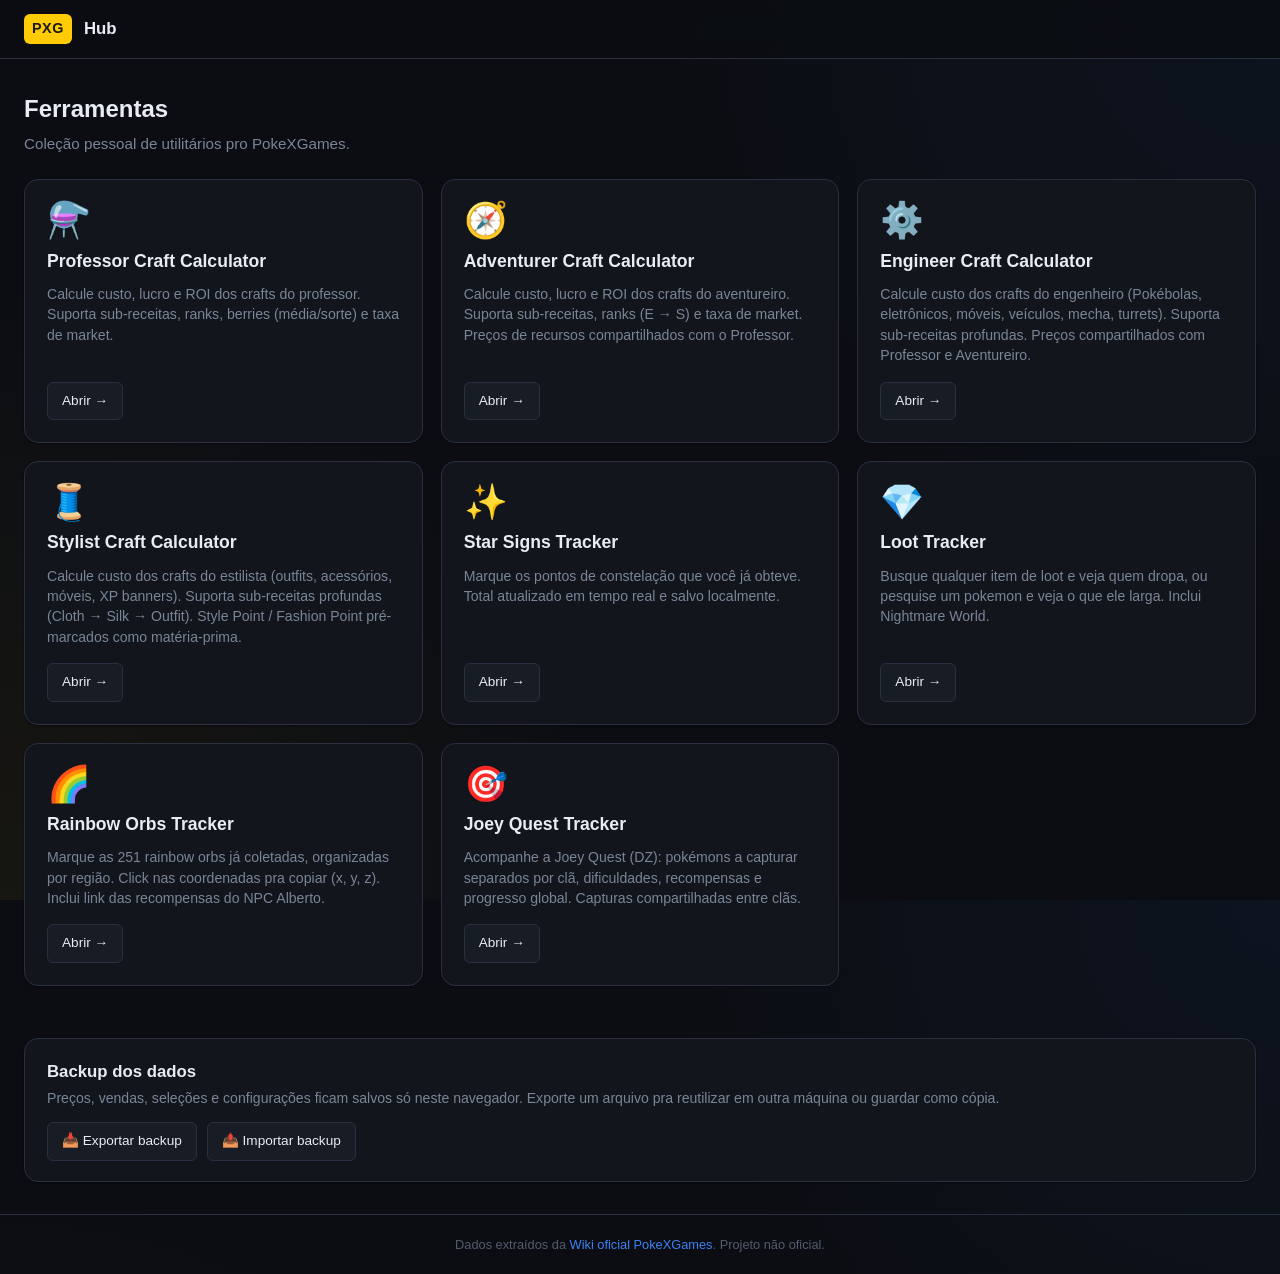
<file: index.html>
<!DOCTYPE html>
<html lang="pt-BR">
<head>
  <meta charset="UTF-8" />
  <meta name="viewport" content="width=device-width, initial-scale=1.0" />
  <title>PXG Hub</title>
  <link rel="stylesheet" href="style.css" />
</head>
<body class="page-hub">
  <header class="topbar">
    <div class="topbar-inner">
      <h1 class="logo">
        <span class="logo-mark">PXG</span>
        <span class="logo-text">Hub</span>
      </h1>
    </div>
  </header>

  <main class="hub-main">
    <section class="hub-intro">
      <h2>Ferramentas</h2>
      <p>Coleção pessoal de utilitários pro PokeXGames.</p>
    </section>

    <section class="hub-grid">
      <a class="tool-card" href="craft.html">
        <div class="tool-icon" aria-hidden="true">⚗️</div>
        <h3 class="tool-title">Professor Craft Calculator</h3>
        <p class="tool-desc">
          Calcule custo, lucro e ROI dos crafts do professor.
          Suporta sub-receitas, ranks, berries (média/sorte) e taxa de market.
        </p>
        <span class="tool-cta btn">Abrir →</span>
      </a>

      <a class="tool-card" href="adventurer.html">
        <div class="tool-icon" aria-hidden="true">🧭</div>
        <h3 class="tool-title">Adventurer Craft Calculator</h3>
        <p class="tool-desc">
          Calcule custo, lucro e ROI dos crafts do aventureiro.
          Suporta sub-receitas, ranks (E → S) e taxa de market.
          Preços de recursos compartilhados com o Professor.
        </p>
        <span class="tool-cta btn">Abrir →</span>
      </a>

      <a class="tool-card" href="engineer.html">
        <div class="tool-icon" aria-hidden="true">⚙️</div>
        <h3 class="tool-title">Engineer Craft Calculator</h3>
        <p class="tool-desc">
          Calcule custo dos crafts do engenheiro (Pokébolas, eletrônicos,
          móveis, veículos, mecha, turrets). Suporta sub-receitas
          profundas. Preços compartilhados com Professor e Aventureiro.
        </p>
        <span class="tool-cta btn">Abrir →</span>
      </a>

      <a class="tool-card" href="stylist.html">
        <div class="tool-icon" aria-hidden="true">🧵</div>
        <h3 class="tool-title">Stylist Craft Calculator</h3>
        <p class="tool-desc">
          Calcule custo dos crafts do estilista (outfits, acessórios,
          móveis, XP banners). Suporta sub-receitas profundas
          (Cloth → Silk → Outfit). Style Point / Fashion Point
          pré-marcados como matéria-prima.
        </p>
        <span class="tool-cta btn">Abrir →</span>
      </a>

      <a class="tool-card" href="star-signs.html">
        <div class="tool-icon" aria-hidden="true">✨</div>
        <h3 class="tool-title">Star Signs Tracker</h3>
        <p class="tool-desc">
          Marque os pontos de constelação que você já obteve.
          Total atualizado em tempo real e salvo localmente.
        </p>
        <span class="tool-cta btn">Abrir →</span>
      </a>

      <a class="tool-card" href="loot.html">
        <div class="tool-icon" aria-hidden="true">💎</div>
        <h3 class="tool-title">Loot Tracker</h3>
        <p class="tool-desc">
          Busque qualquer item de loot e veja quem dropa, ou pesquise
          um pokemon e veja o que ele larga. Inclui Nightmare World.
        </p>
        <span class="tool-cta btn">Abrir →</span>
      </a>

      <a class="tool-card" href="rainbow-orbs.html">
        <div class="tool-icon" aria-hidden="true">🌈</div>
        <h3 class="tool-title">Rainbow Orbs Tracker</h3>
        <p class="tool-desc">
          Marque as 251 rainbow orbs já coletadas, organizadas por região.
          Click nas coordenadas pra copiar (x, y, z). Inclui link das
          recompensas do NPC Alberto.
        </p>
        <span class="tool-cta btn">Abrir →</span>
      </a>

      <a class="tool-card" href="joey-quest.html">
        <div class="tool-icon" aria-hidden="true">🎯</div>
        <h3 class="tool-title">Joey Quest Tracker</h3>
        <p class="tool-desc">
          Acompanhe a Joey Quest (DZ): pokémons a capturar separados por clã,
          dificuldades, recompensas e progresso global. Capturas
          compartilhadas entre clãs.
        </p>
        <span class="tool-cta btn">Abrir →</span>
      </a>
    </section>

    <section class="hub-backup" aria-label="Backup">
      <div class="hub-backup-head">
        <h3>Backup dos dados</h3>
        <p class="hub-backup-sub">
          Preços, vendas, seleções e configurações ficam salvos só neste navegador.
          Exporte um arquivo pra reutilizar em outra máquina ou guardar como cópia.
        </p>
      </div>
      <div class="hub-backup-actions">
        <button id="btnExport" type="button" class="btn">📥 Exportar backup</button>
        <label class="btn btn-file-import" for="fileImport">
          <span>📤 Importar backup</span>
          <input id="fileImport" type="file" accept="application/json,.json" hidden />
        </label>
        <span id="backupStatus" class="hub-backup-status" role="status" aria-live="polite"></span>
      </div>
    </section>
  </main>

  <footer class="footer">
    <p>
      Dados extraídos da
      <a href="https://wiki.pokexgames.com/" target="_blank" rel="noopener noreferrer">Wiki oficial PokeXGames</a>.
      Projeto não oficial.
    </p>
  </footer>

  <script src="backup.js"></script>
  <script>
    (function () {
      "use strict";
      const status = document.getElementById("backupStatus");
      function setStatus(msg, isError) {
        if (!status) return;
        status.textContent = msg;
        status.classList.toggle("is-error", !!isError);
        if (msg) {
          clearTimeout(setStatus._t);
          setStatus._t = setTimeout(() => { status.textContent = ""; status.classList.remove("is-error"); }, 6000);
        }
      }
      document.getElementById("btnExport").addEventListener("click", () => {
        try {
          const n = PxgBackup.exportBackup();
          setStatus(`Backup gerado (${n} chave(s)).`);
        } catch (e) {
          console.error(e);
          setStatus("Falha ao gerar backup: " + e.message, true);
        }
      });
      document.getElementById("fileImport").addEventListener("change", async (ev) => {
        const file = ev.target.files && ev.target.files[0];
        if (!file) return;
        const mode = confirm(
          "Importar backup:\n\n" +
          "OK → MESCLAR (mantém valores locais e completa só o que está vazio).\n" +
          "Cancelar → SUBSTITUIR (sobrescreve tudo com o backup)."
        ) ? "merge" : "replace";
        try {
          const n = await PxgBackup.importFromFile(file, mode);
          setStatus(`Backup importado (${mode}, ${n} chave(s)). Recarregue as páginas pra ver.`);
        } catch (e) {
          console.error(e);
          setStatus("Falha ao importar: " + e.message, true);
        } finally {
          ev.target.value = "";
        }
      });
    })();
  </script>
</body>
</html>
</file>
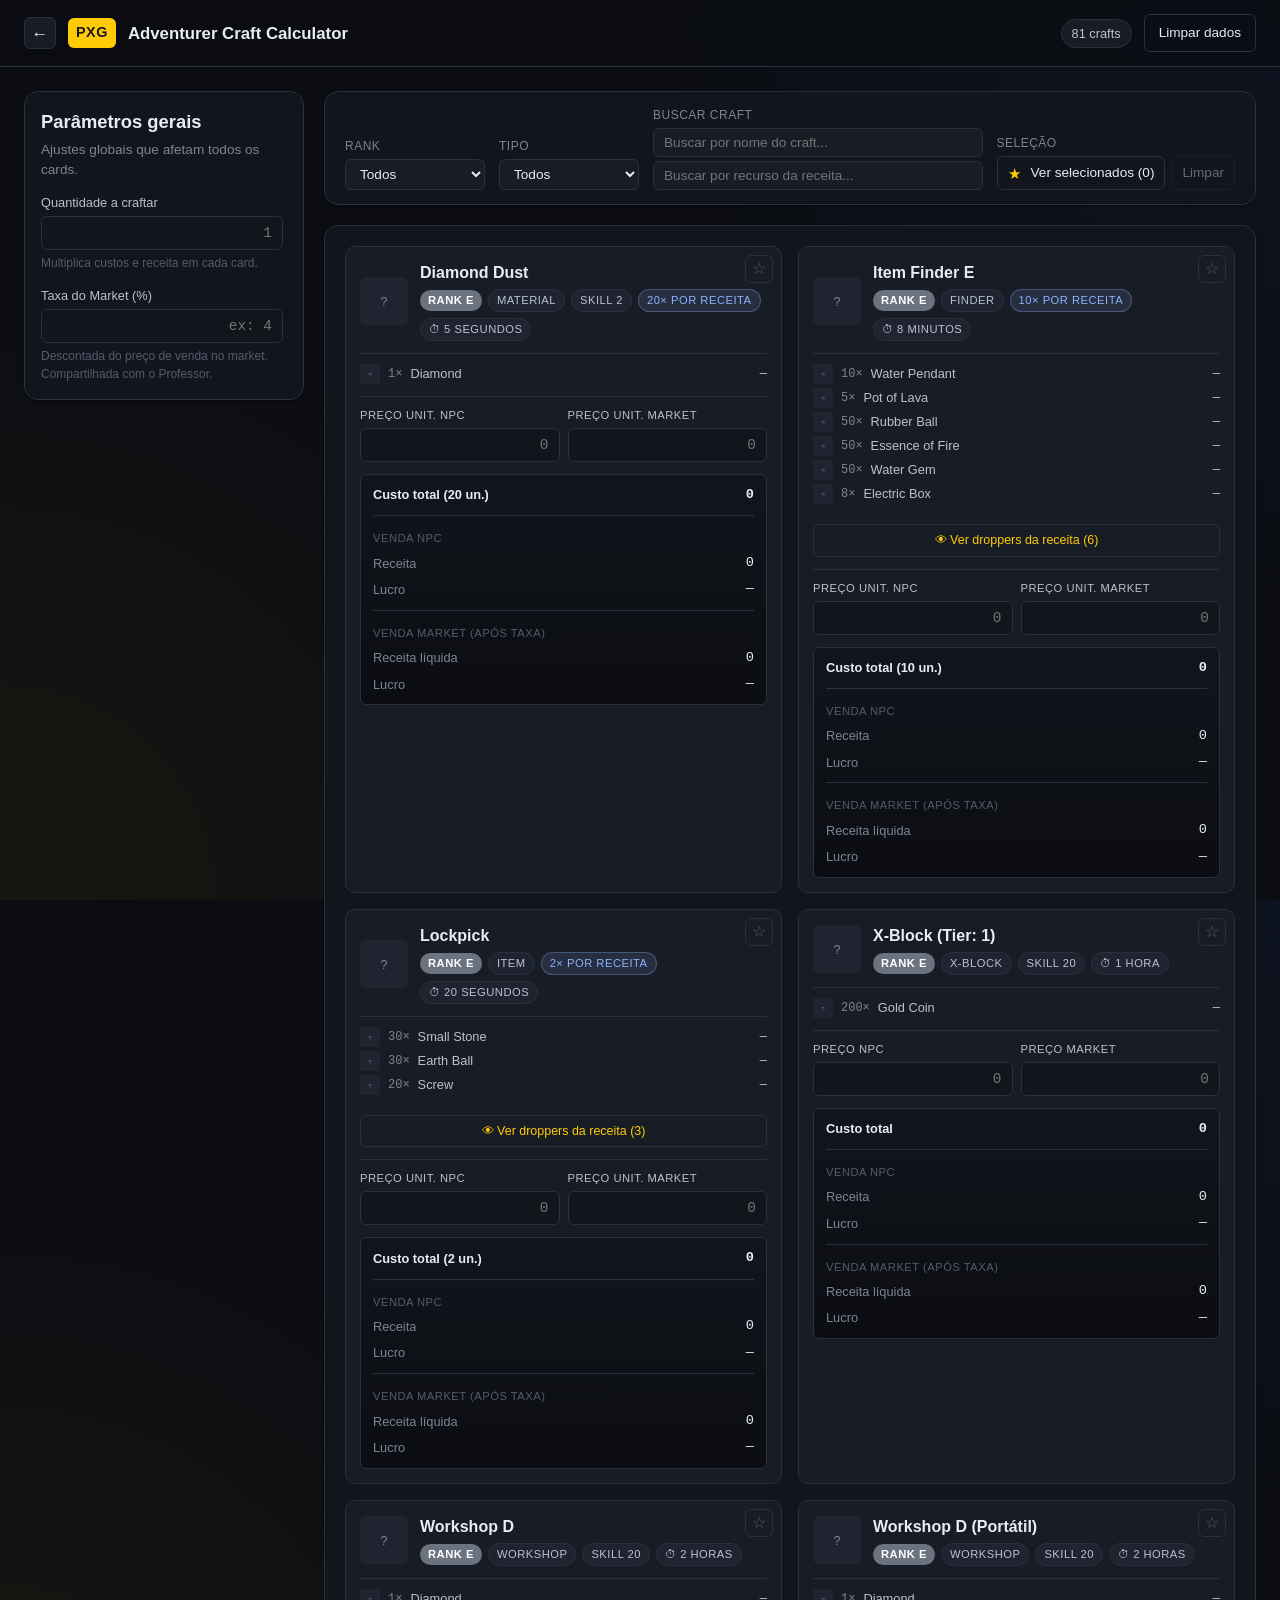
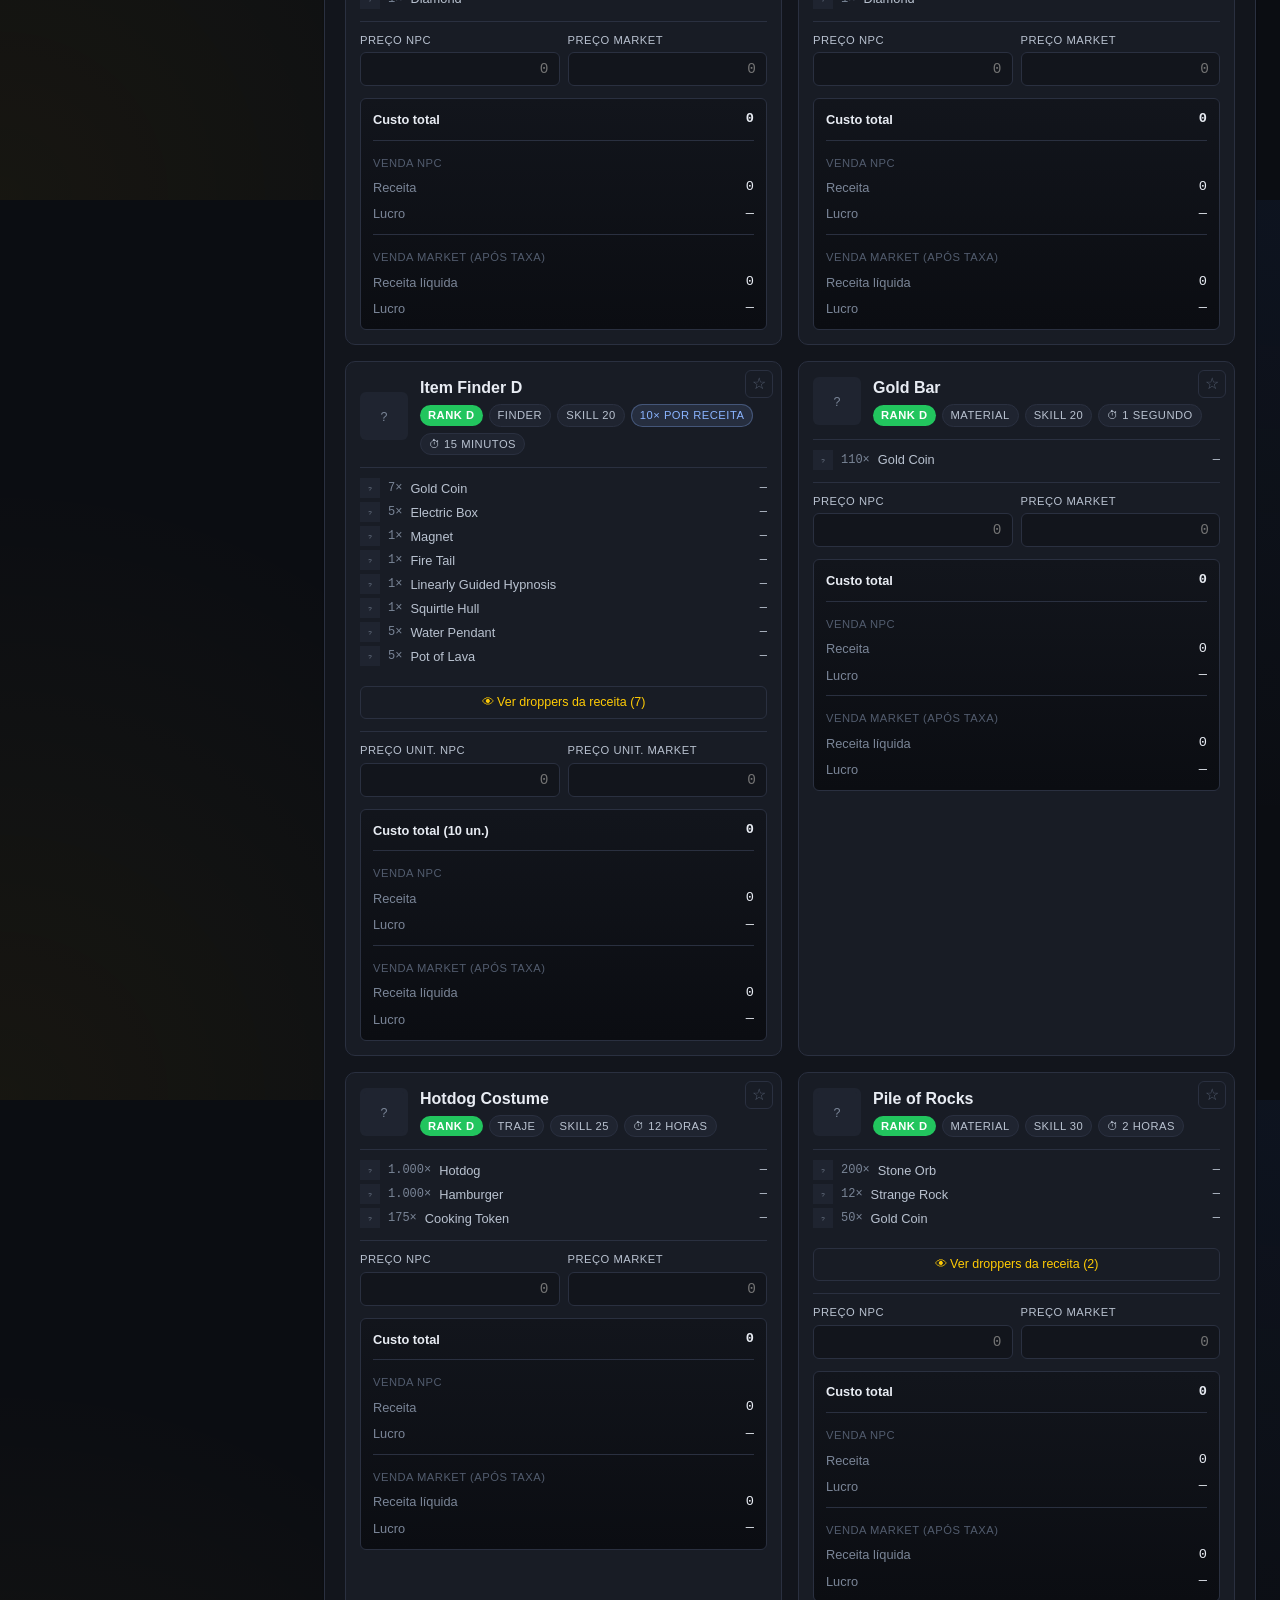
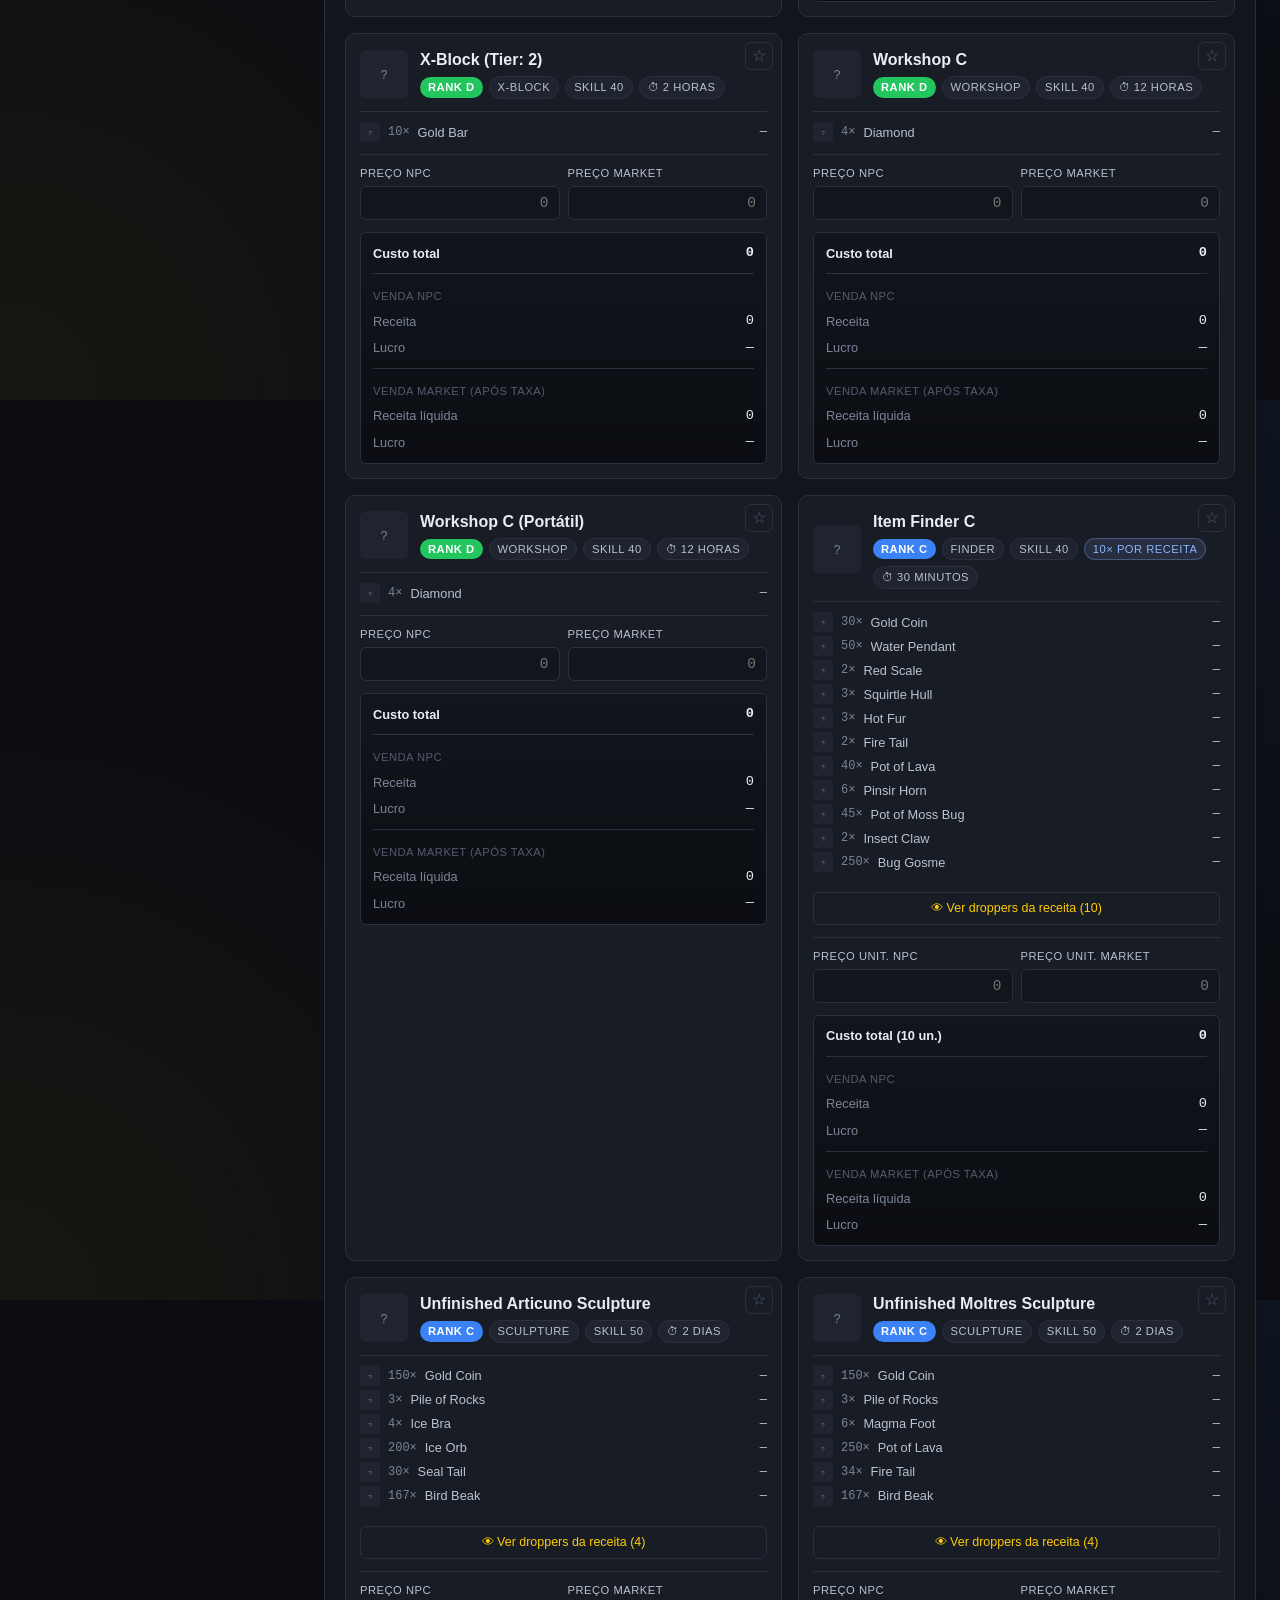
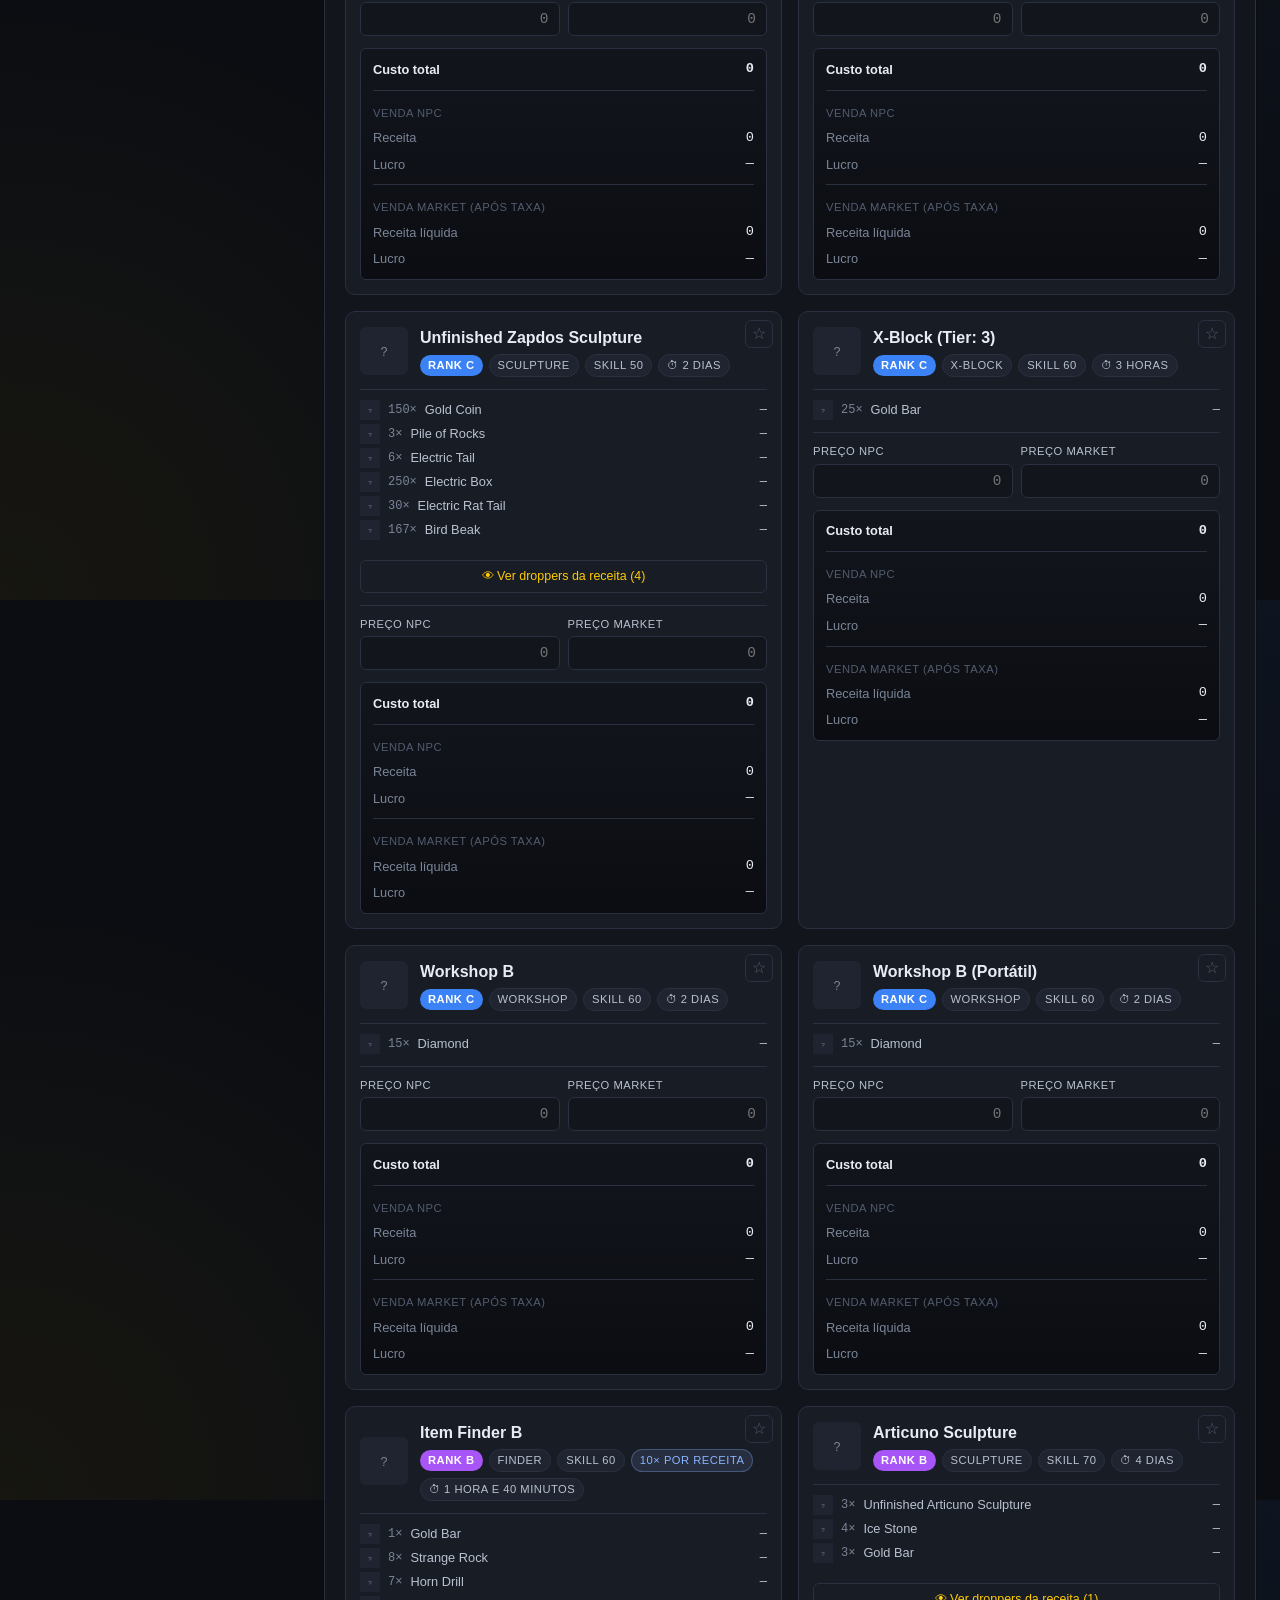
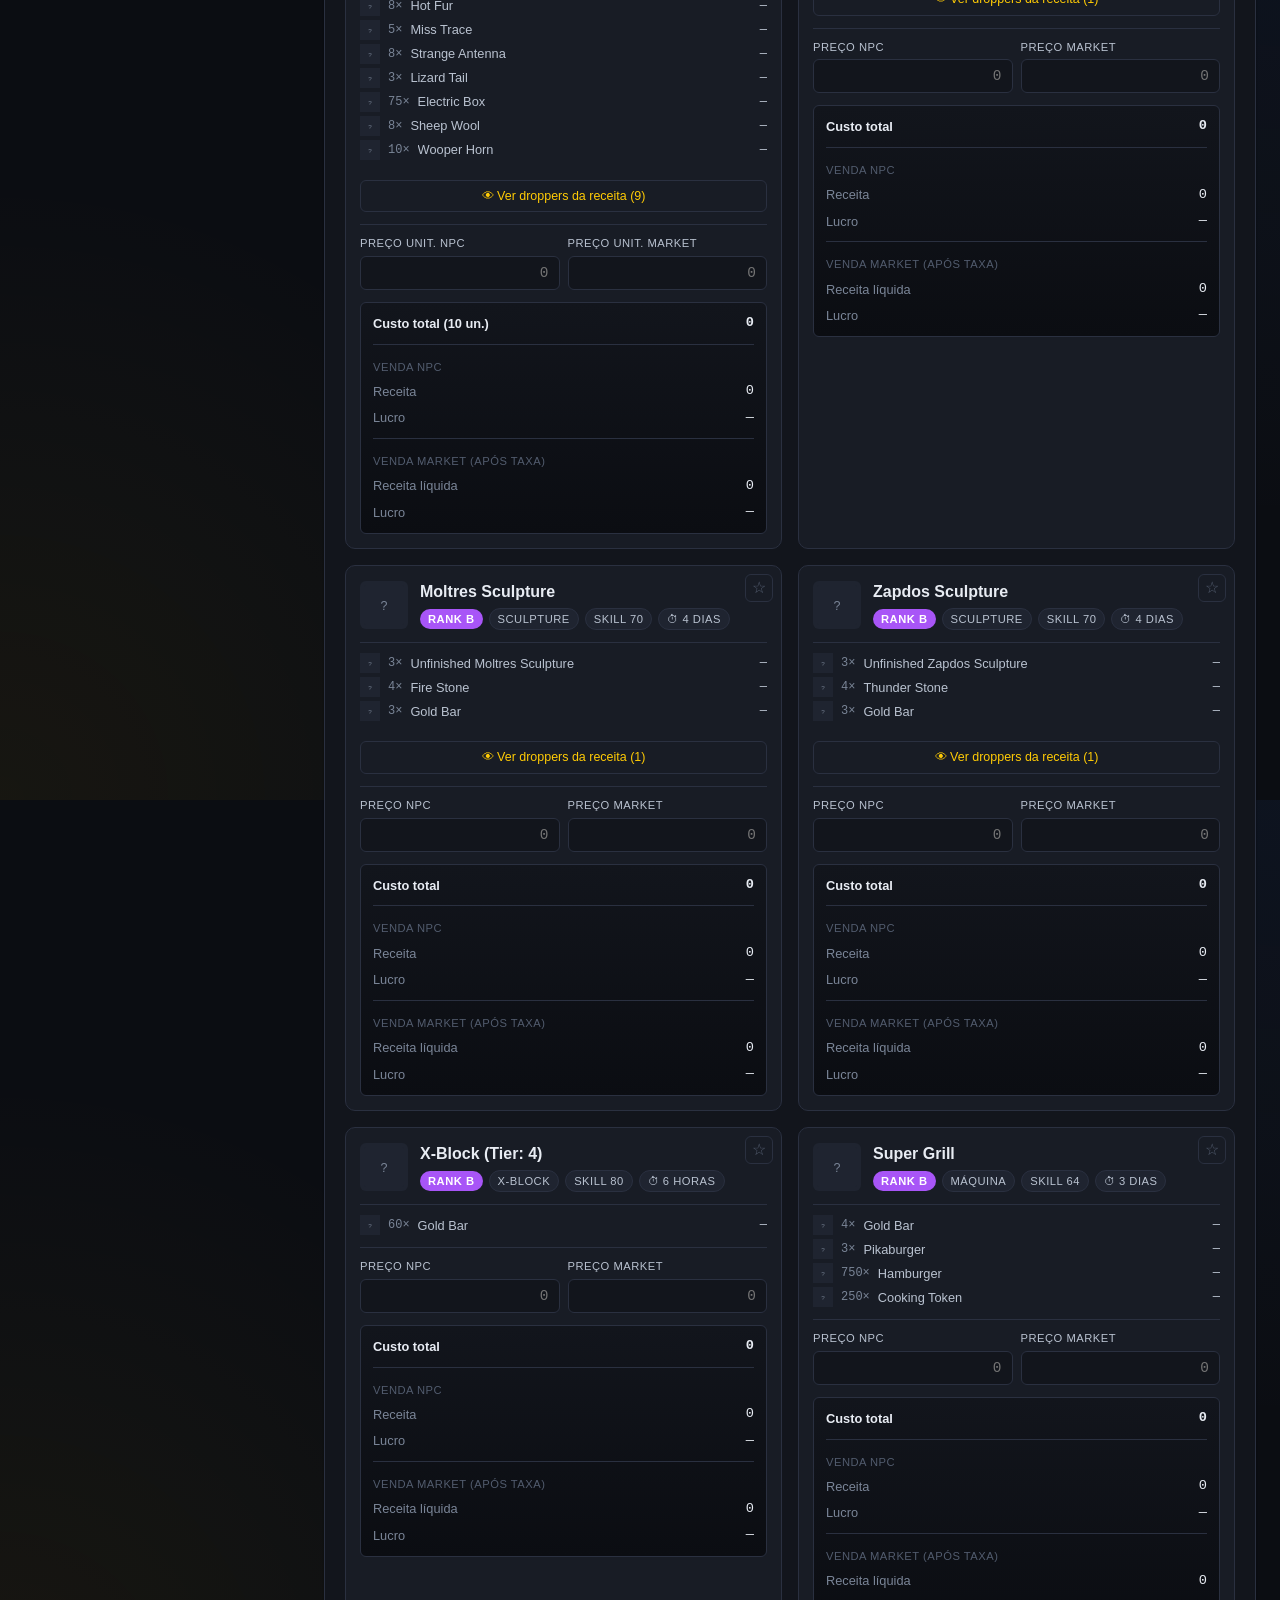
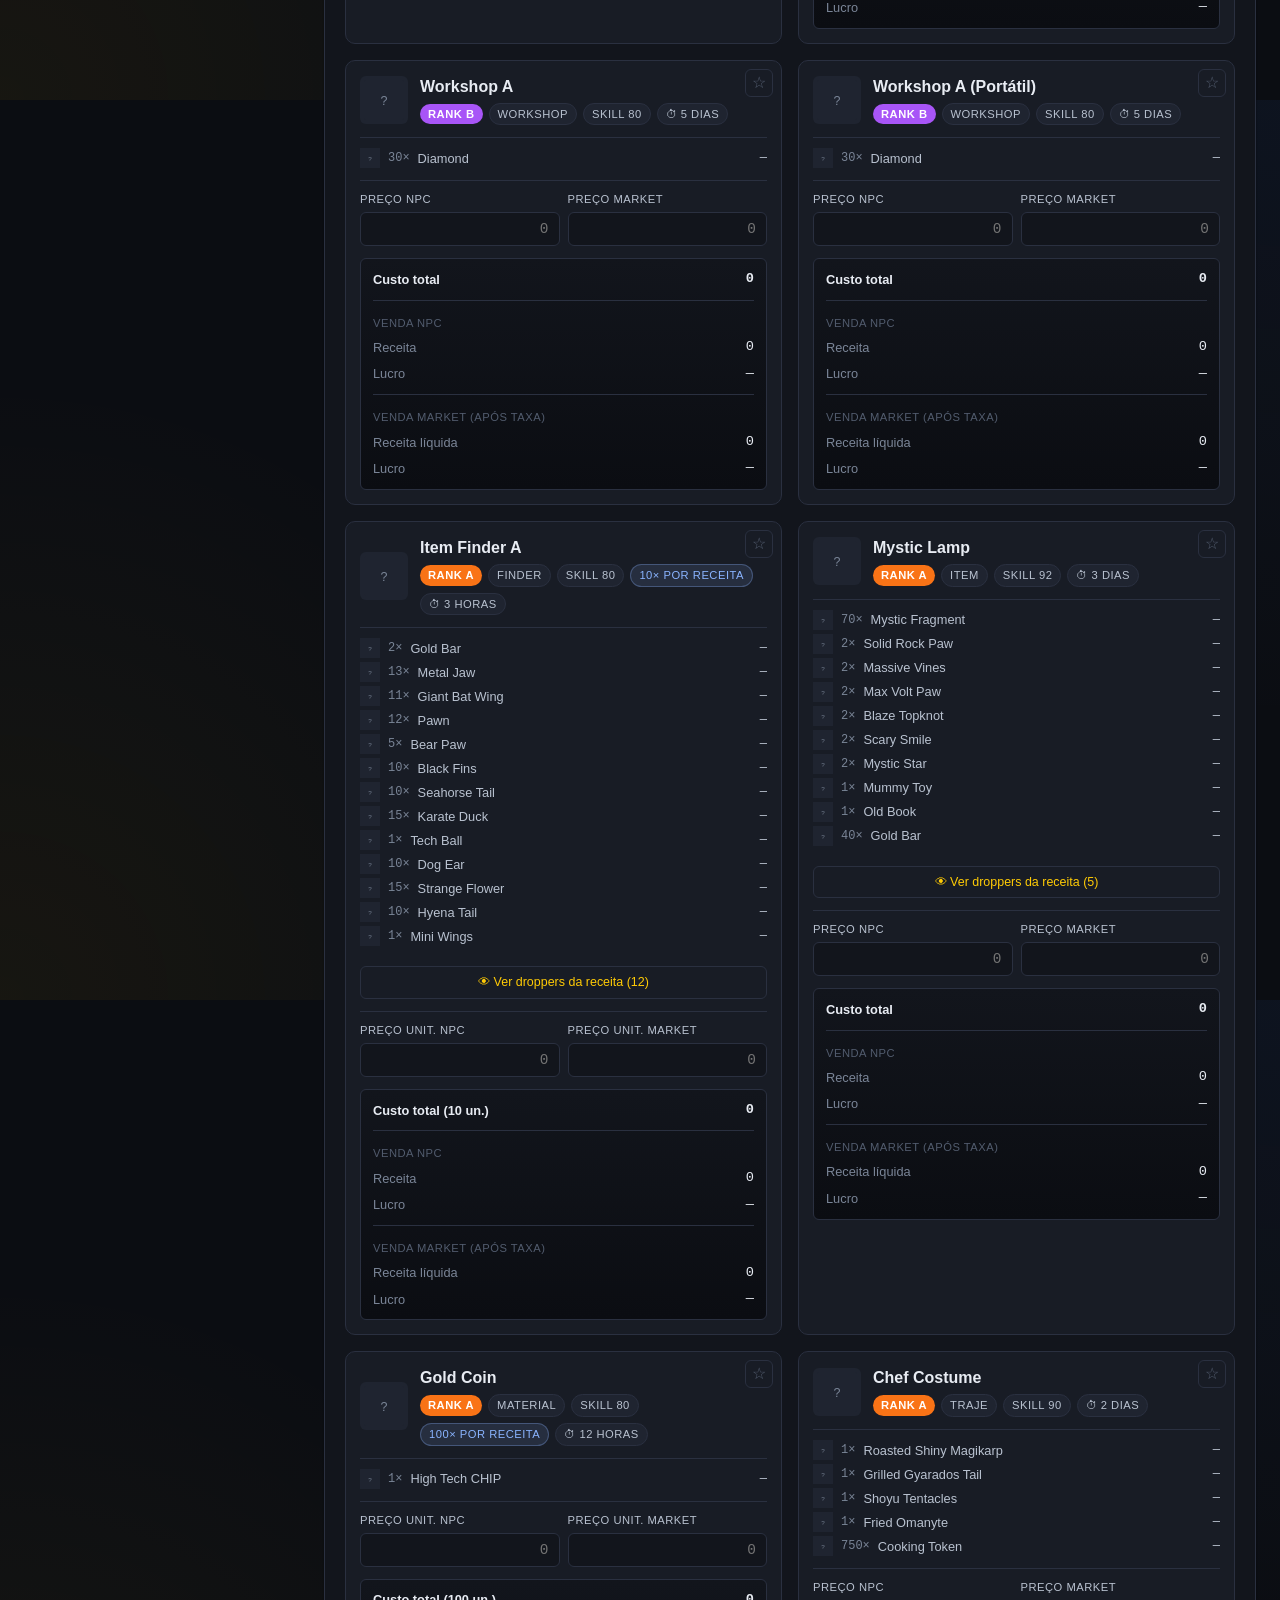
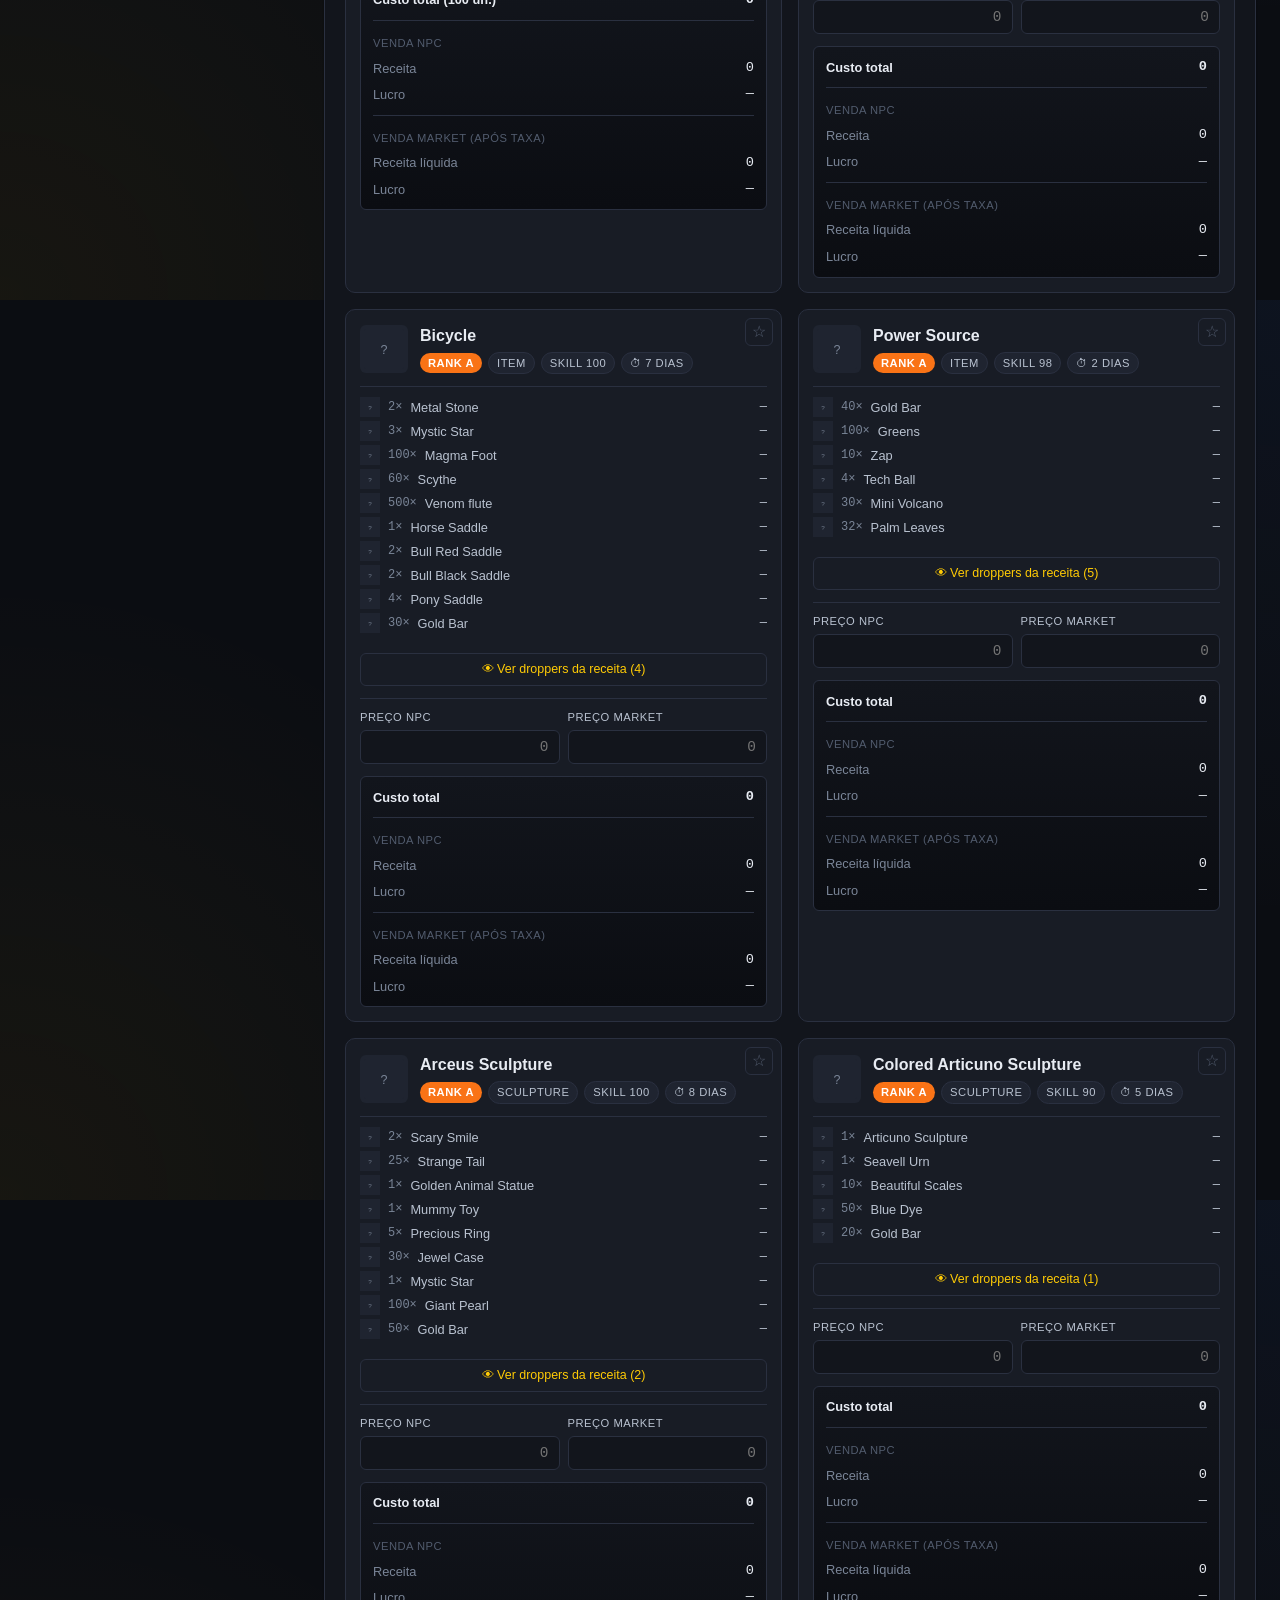
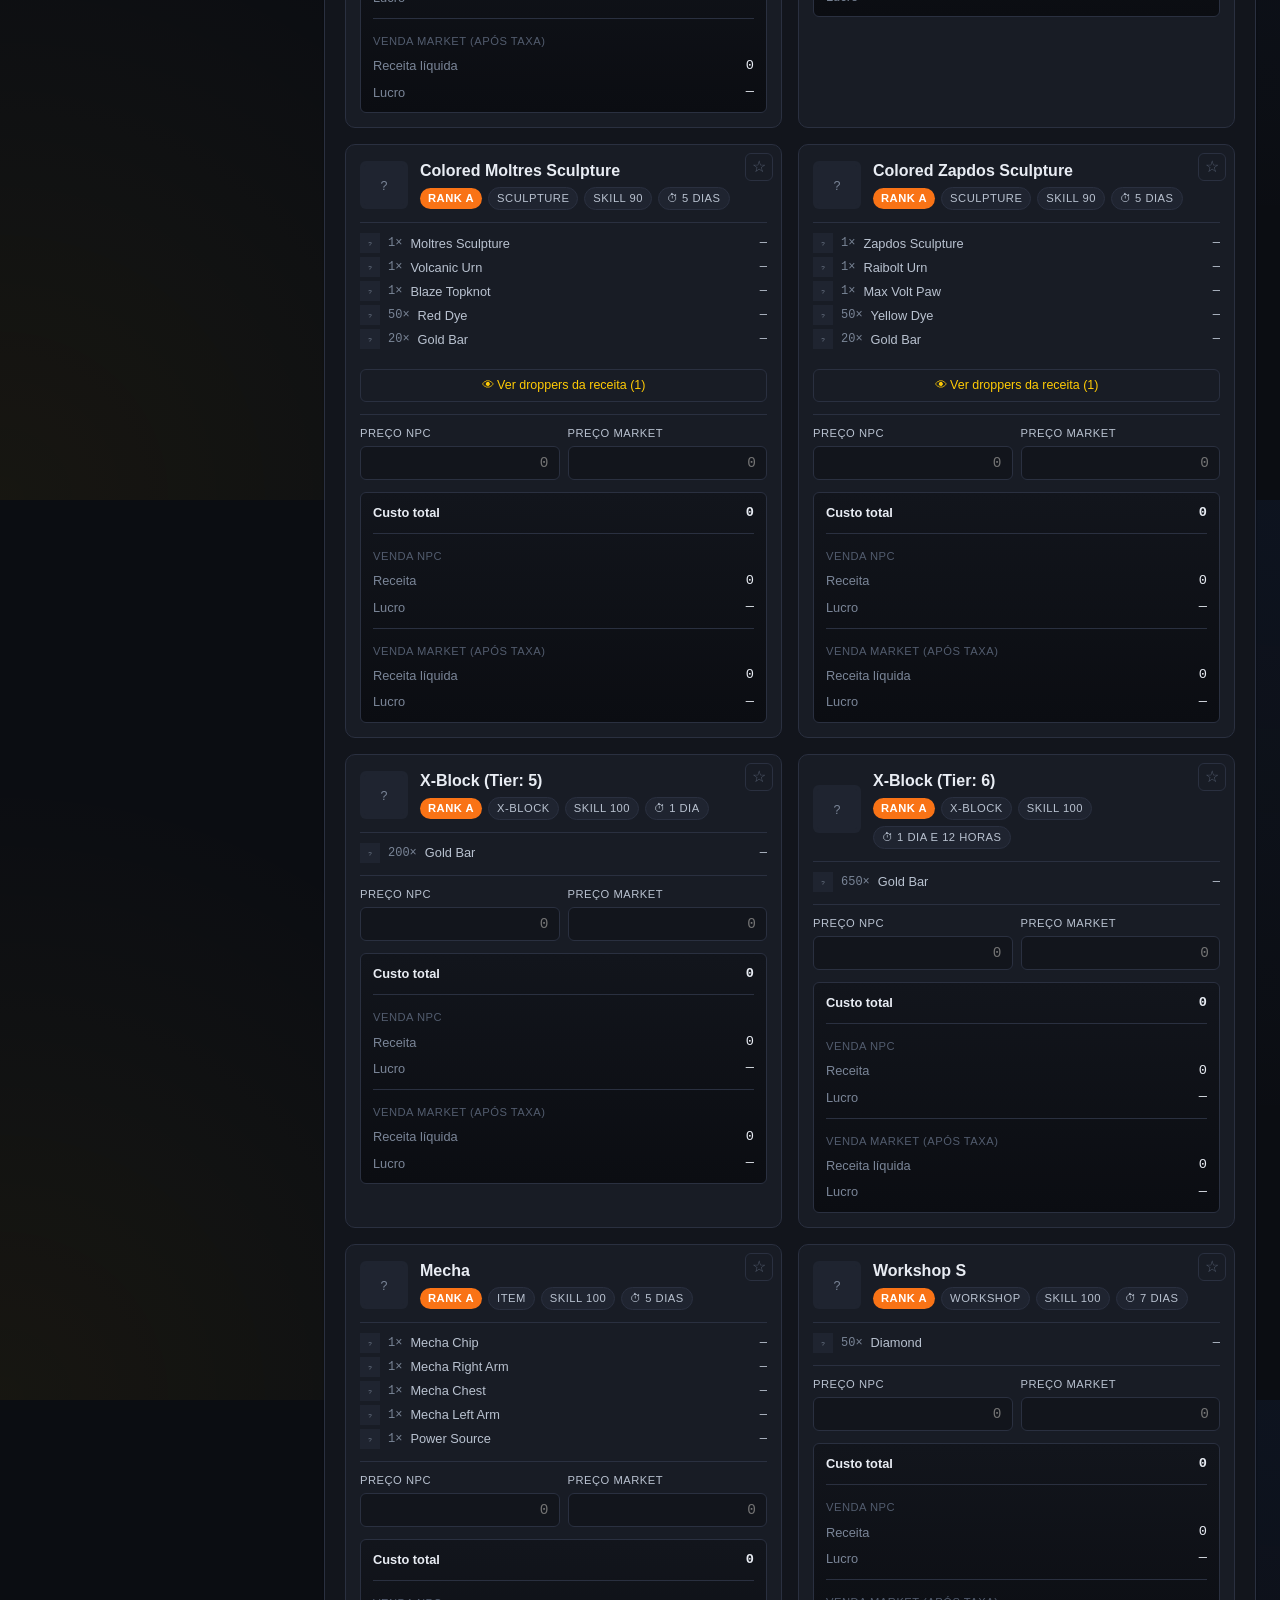
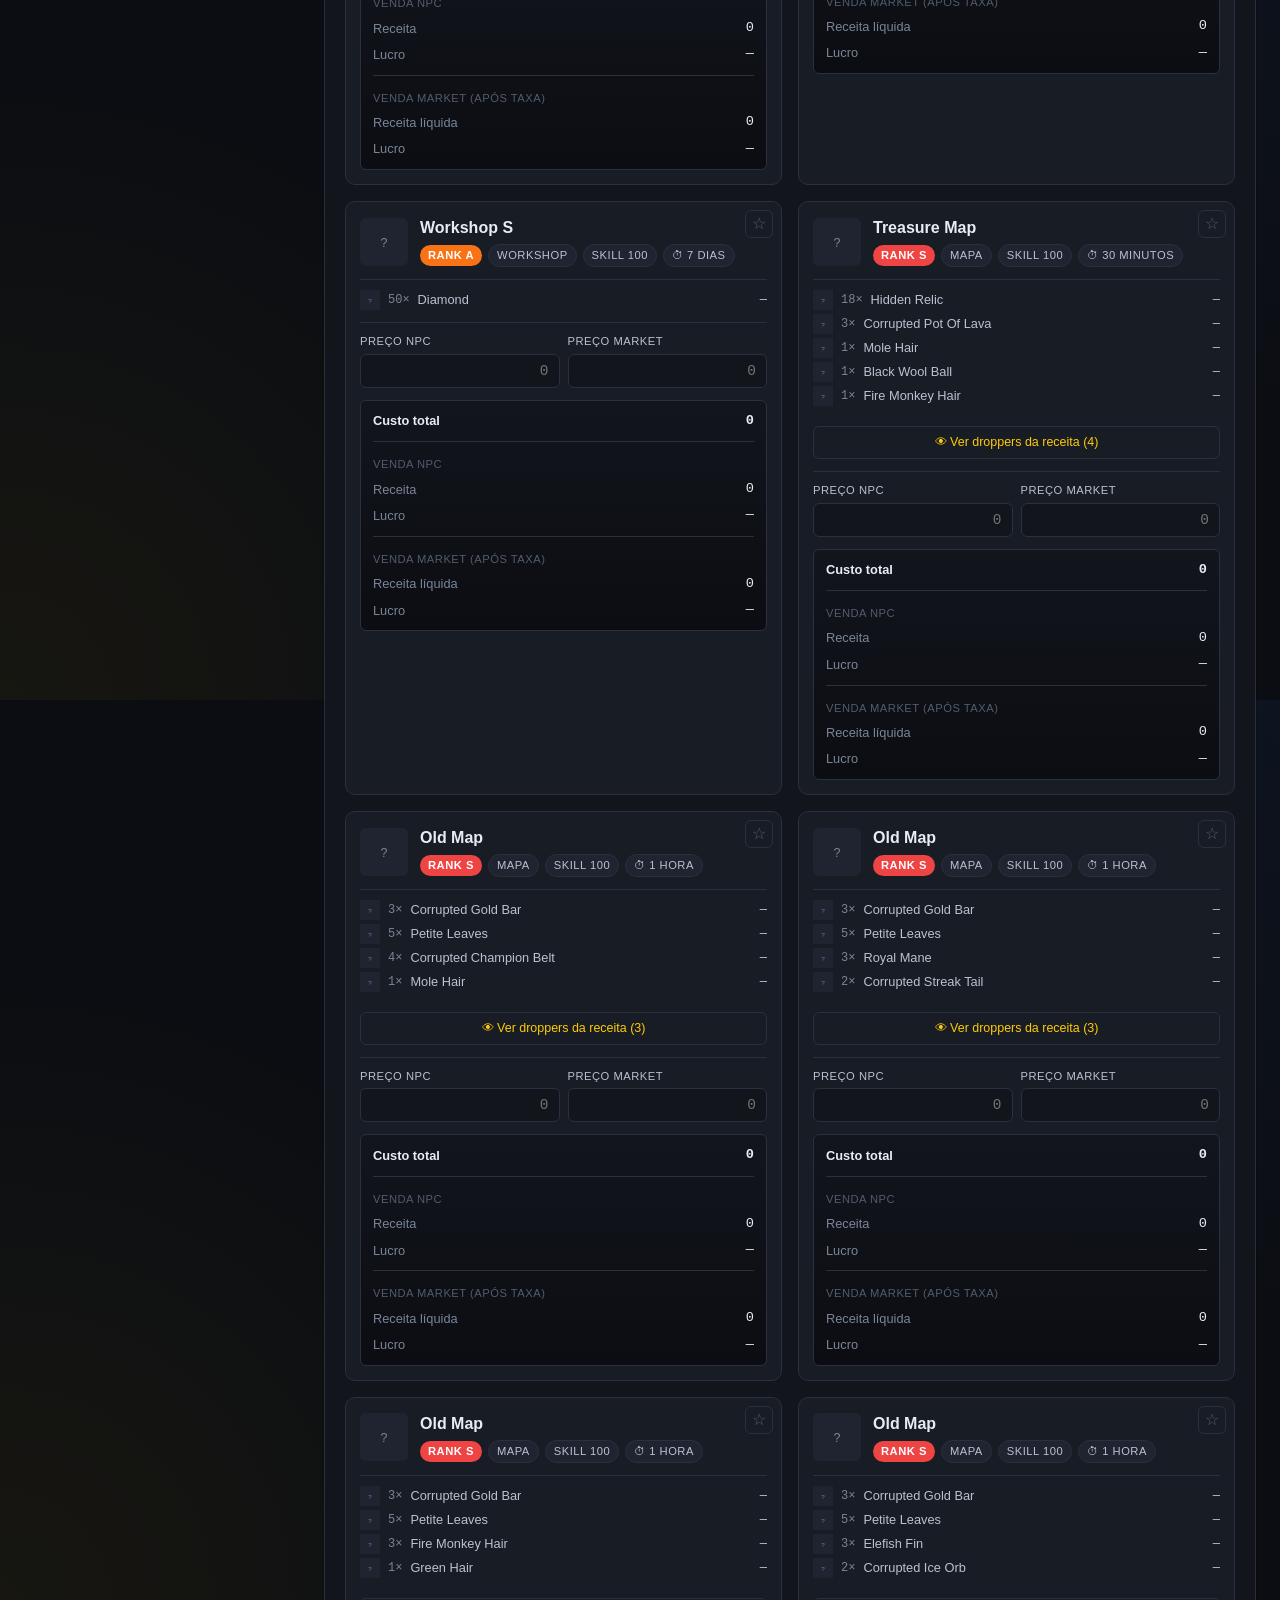
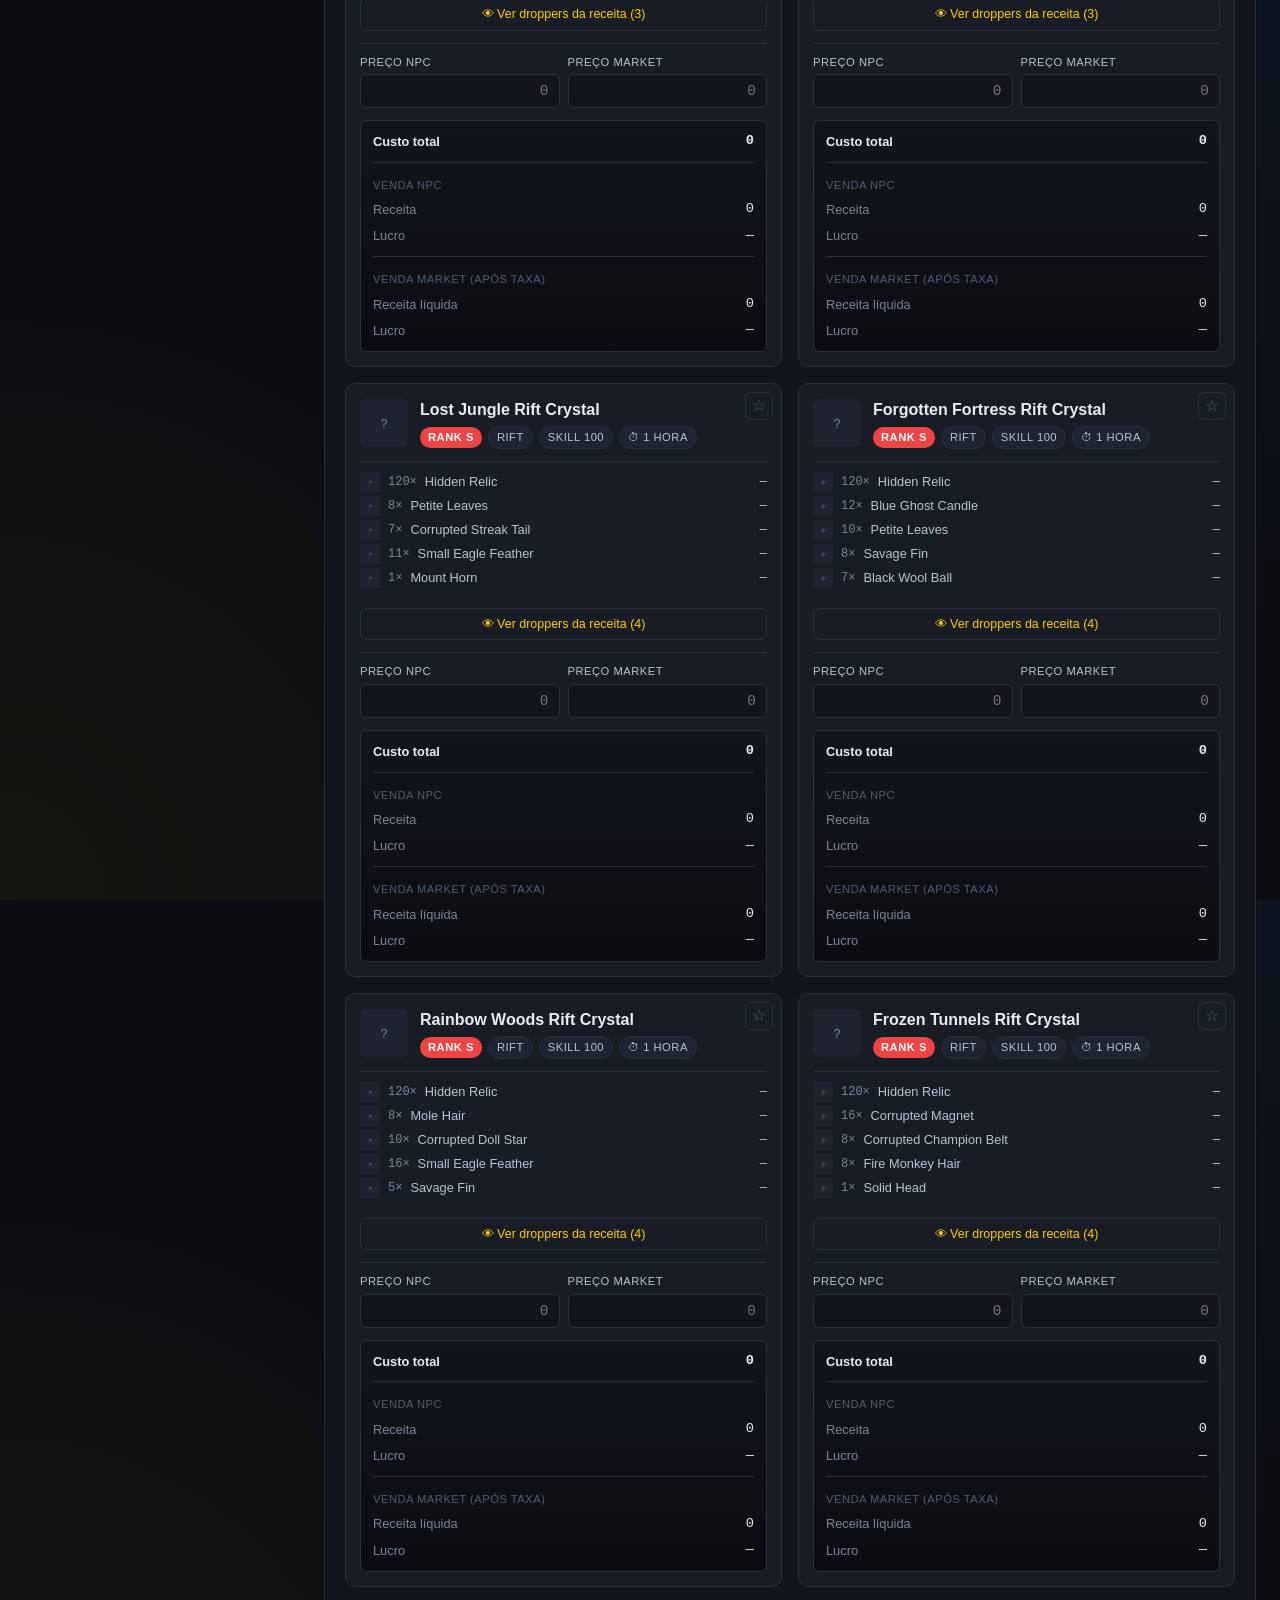
<file: adventurer.html>
<!DOCTYPE html>
<html lang="pt-BR">
<head>
  <meta charset="UTF-8" />
  <meta name="viewport" content="width=device-width, initial-scale=1.0" />
  <title>PXG Adventurer Craft Calculator</title>
  <link rel="stylesheet" href="style.css" />
</head>
<body class="page-adventurer">
  <header class="topbar">
    <div class="topbar-inner">
      <h1 class="logo">
        <a href="index.html" class="topbar-back" title="Voltar ao Hub">←</a>
        <span class="logo-mark">PXG</span>
        <span class="logo-text">Adventurer Craft Calculator</span>
      </h1>
      <div class="topbar-actions">
        <span id="craftCount" class="badge">0 crafts</span>
        <button id="btnReset" class="btn btn-ghost" type="button" title="Limpar dados deste calculador (não afeta preços compartilhados)">Limpar dados</button>
      </div>
    </div>
  </header>

  <main class="layout">
    <!-- ============================================================
         SIDEBAR ESQUERDA — Parâmetros gerais (sticky)
         ============================================================ -->
    <aside class="sidebar sidebar-left">
      <section class="panel panel-params">
        <header class="panel-header">
          <h2>Parâmetros gerais</h2>
          <p class="panel-sub">
            Ajustes globais que afetam todos os cards.
          </p>
        </header>
        <div class="panel-body">
          <div class="field">
            <label for="craftQty">Quantidade a craftar</label>
            <input id="craftQty" type="number" min="1" step="1" placeholder="1" />
            <small class="hint">Multiplica custos e receita em cada card.</small>
          </div>

          <div class="field">
            <label for="taxMarket">Taxa do Market (%)</label>
            <input id="taxMarket" type="number" min="0" max="100" step="0.1" placeholder="ex: 4" />
            <small class="hint">Descontada do preço de venda no market. Compartilhada com o Professor.</small>
          </div>
        </div>
      </section>
    </aside>

    <!-- ============================================================
         COLUNA CENTRAL — Filtros + Crafts
         ============================================================ -->
    <section class="center-col">
      <section class="panel panel-filters" aria-label="Filtros de crafts">
        <div class="filters">
          <div class="filter-group">
            <label for="filterRank">Rank</label>
            <select id="filterRank">
              <option value="">Todos</option>
              <option value="E">E</option>
              <option value="D">D</option>
              <option value="C">C</option>
              <option value="B">B</option>
              <option value="A">A</option>
              <option value="S">S</option>
            </select>
          </div>
          <div class="filter-group">
            <label for="filterTipo">Tipo</label>
            <select id="filterTipo">
              <option value="">Todos</option>
            </select>
          </div>
          <div class="filter-group filter-search">
            <label for="searchCraft">Buscar craft</label>
            <input id="searchCraft" type="search" placeholder="Buscar por nome do craft..." />
            <input id="searchCraftResource" type="search"
              placeholder="Buscar por recurso da receita..." />
          </div>
          <div class="filter-group filter-selection">
            <label>Seleção</label>
            <div class="selection-actions">
              <button id="btnToggleSelected" type="button" class="btn btn-ghost"
                title="Mostrar apenas os selecionados e suas sub-receitas">
                <span class="star-ico">★</span>
                <span>Ver selecionados (<span id="selectedCount">0</span>)</span>
              </button>
              <button id="btnClearSelected" type="button" class="btn btn-ghost"
                title="Limpar todos os selecionados">Limpar</button>
            </div>
          </div>
        </div>
      </section>

      <section class="panel panel-crafts" aria-label="Lista de crafts">
        <div id="craftsGrid" class="crafts-grid">
          <p class="loading">Carregando crafts...</p>
        </div>
        <p id="emptyState" class="empty hidden">Nenhum craft encontrado com esses filtros.</p>
      </section>
    </section>

    <!-- ============================================================
         SIDEBAR DIREITA — Preços dos recursos (sticky, compartilhada)
         ============================================================ -->
    <aside class="sidebar sidebar-right">
      <section class="panel panel-resources">
        <header class="panel-header">
          <div class="panel-head-row">
            <h2>Preços dos recursos</h2>
          </div>
          <p class="panel-sub">
            Compartilhados com o Professor. Editar aqui reflete lá.
          </p>
          <input
            id="searchResource"
            type="search"
            class="input-search input-search-full"
            placeholder="Buscar recurso..." />
        </header>
        <div class="panel-body">
          <div id="resourceInputs" class="resource-list">
            <p class="loading">Carregando recursos...</p>
          </div>
        </div>
      </section>
    </aside>
  </main>

  <footer class="footer">
    <p>
      Dados extraídos da
      <a href="https://wiki.pokexgames.com/index.php/Craft_Profiss%C3%B5es_-_Aventureiro"
         target="_blank" rel="noopener noreferrer">Wiki oficial PokeXGames</a>.
      Projeto não oficial.
    </p>
  </footer>

  <script src="adventurer-data.js"></script>
  <script src="loot-data.js"></script>
  <script src="shared-state.js"></script>
  <script src="wiki-overrides.js"></script>
  <script src="adventurer.js"></script>
</body>
</html>
</file>
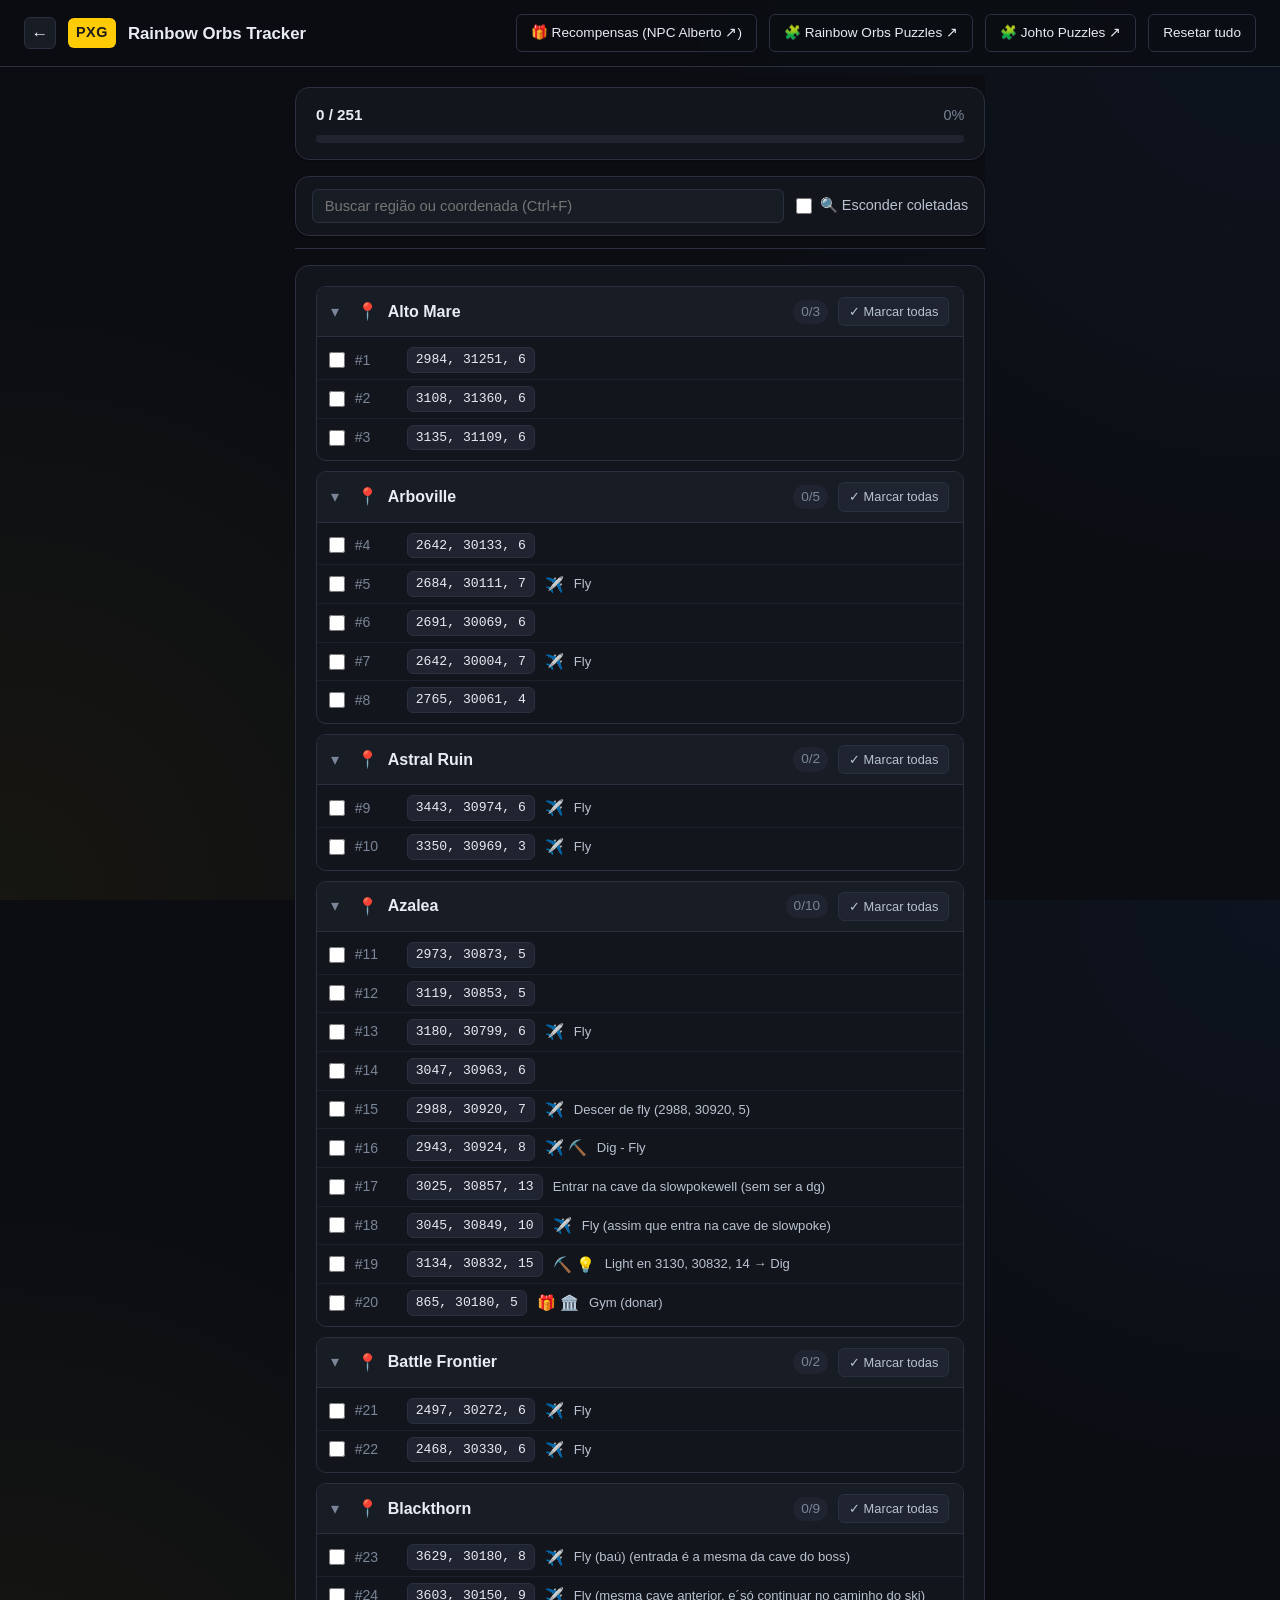
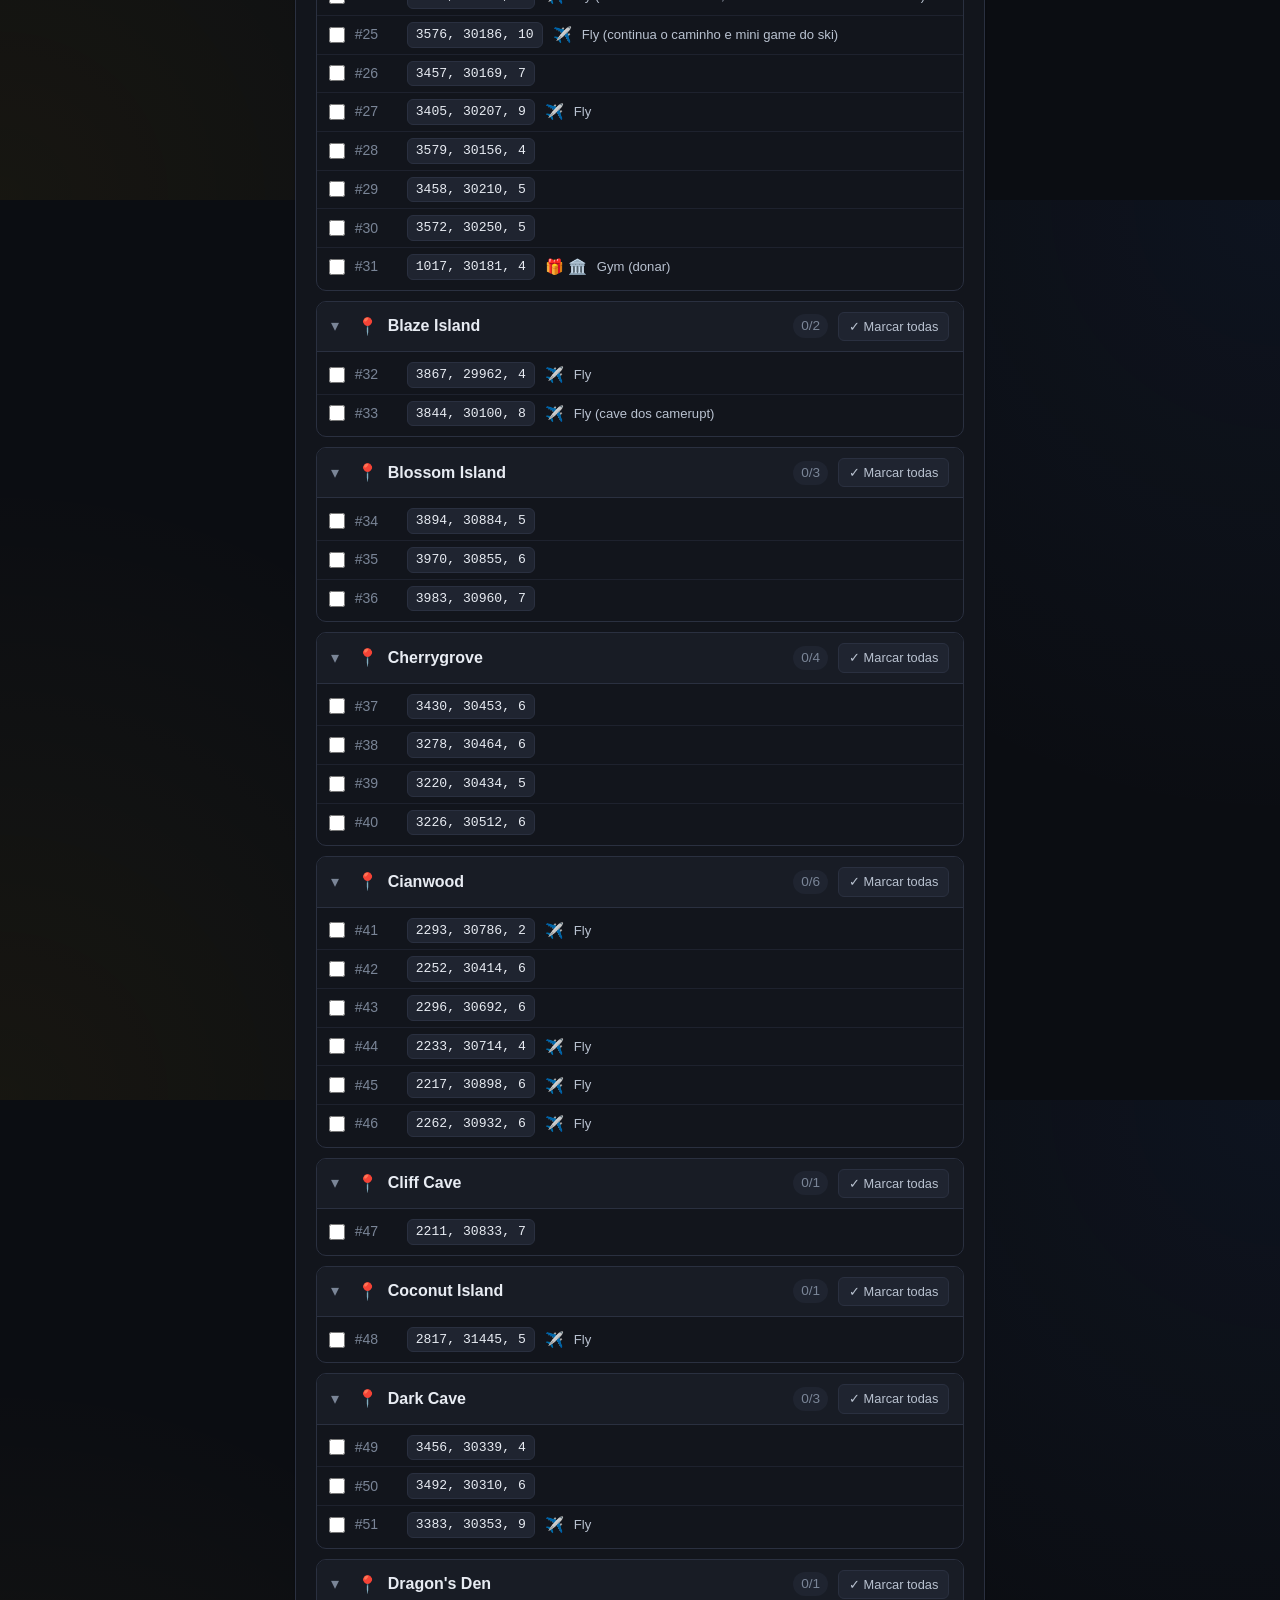
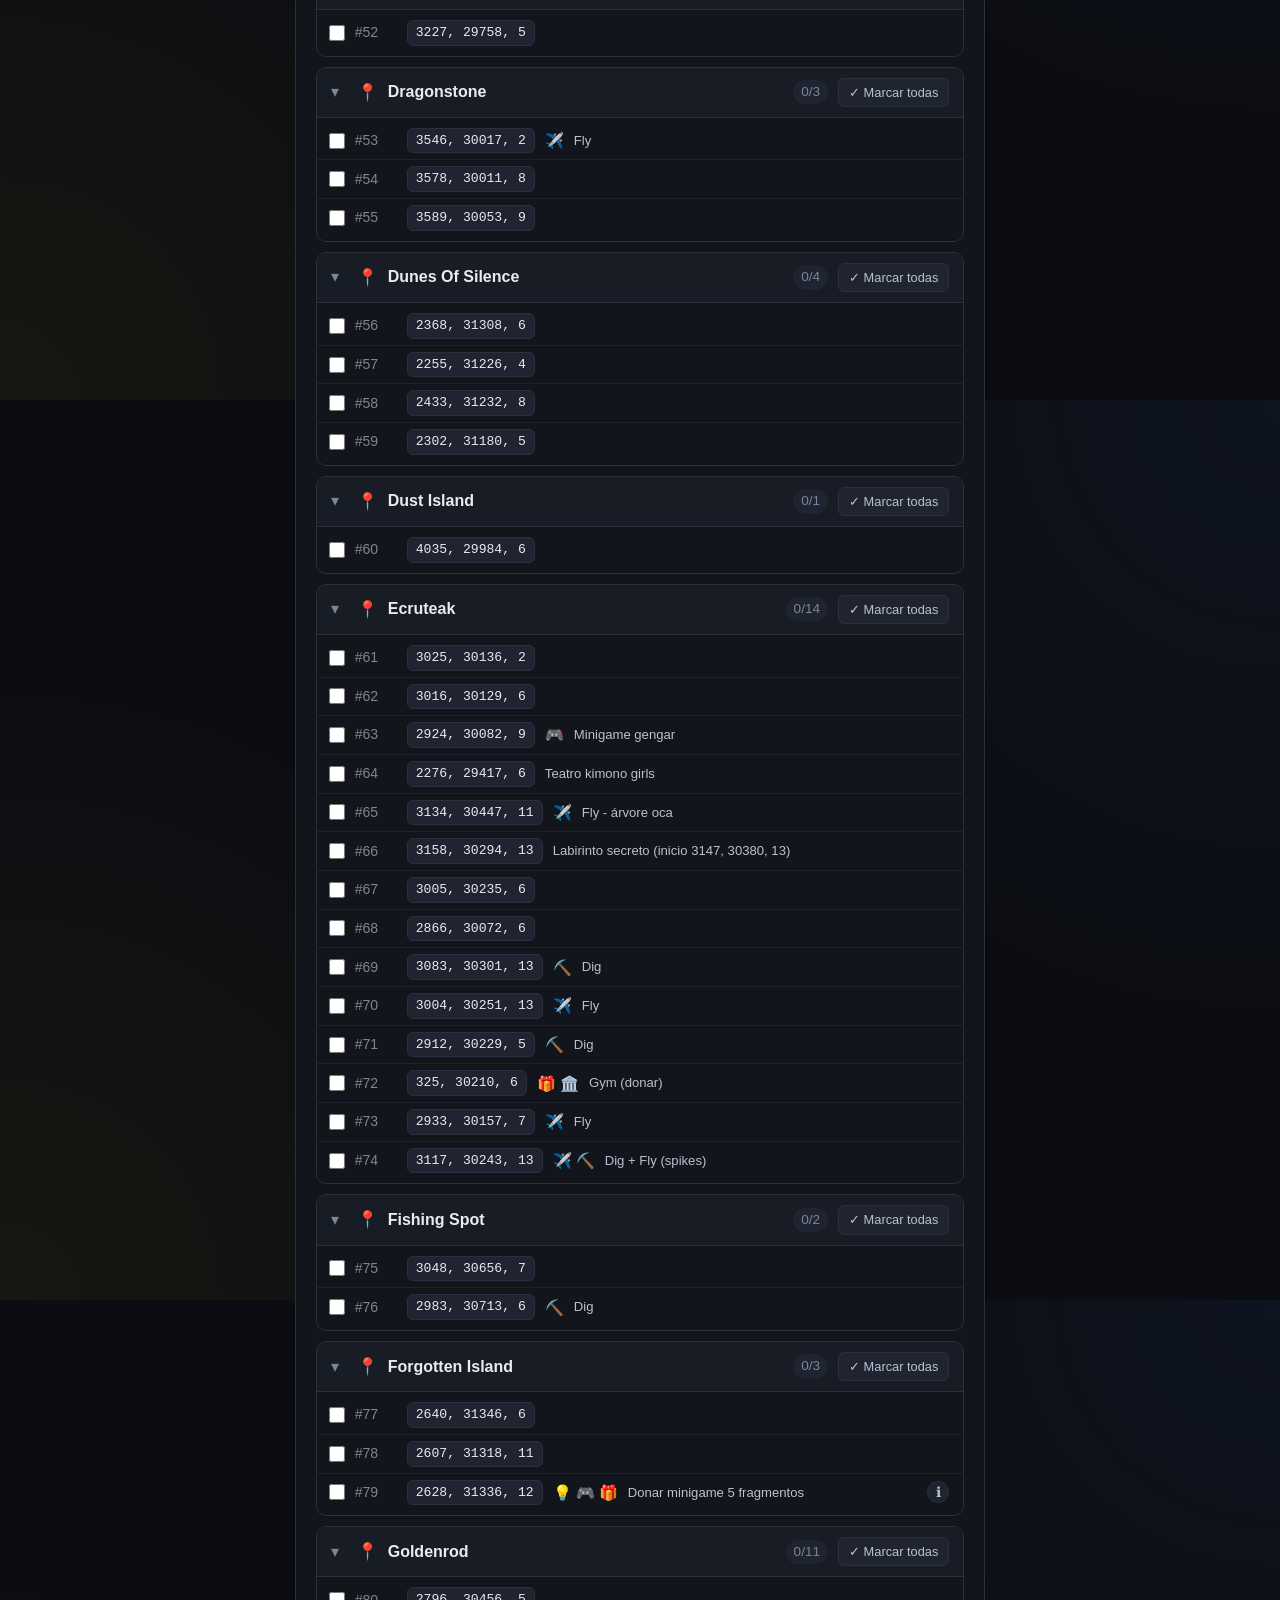
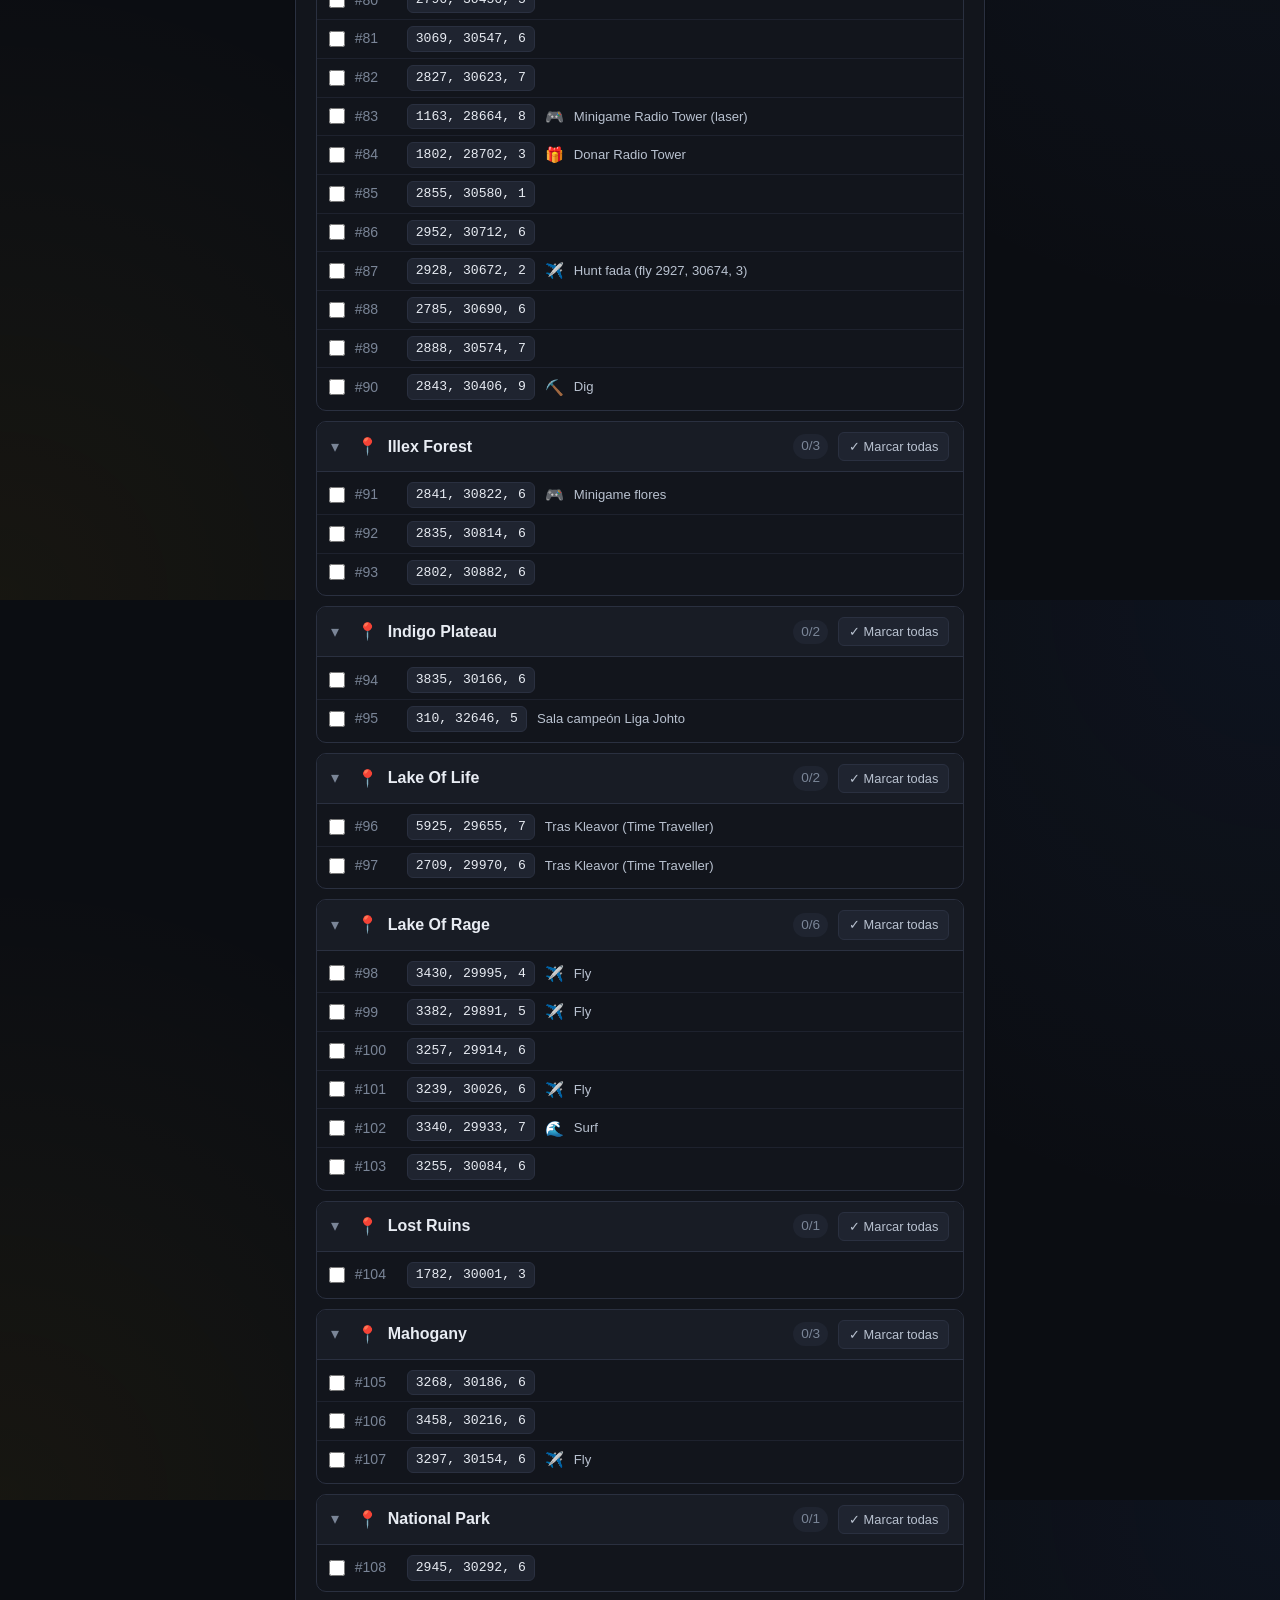
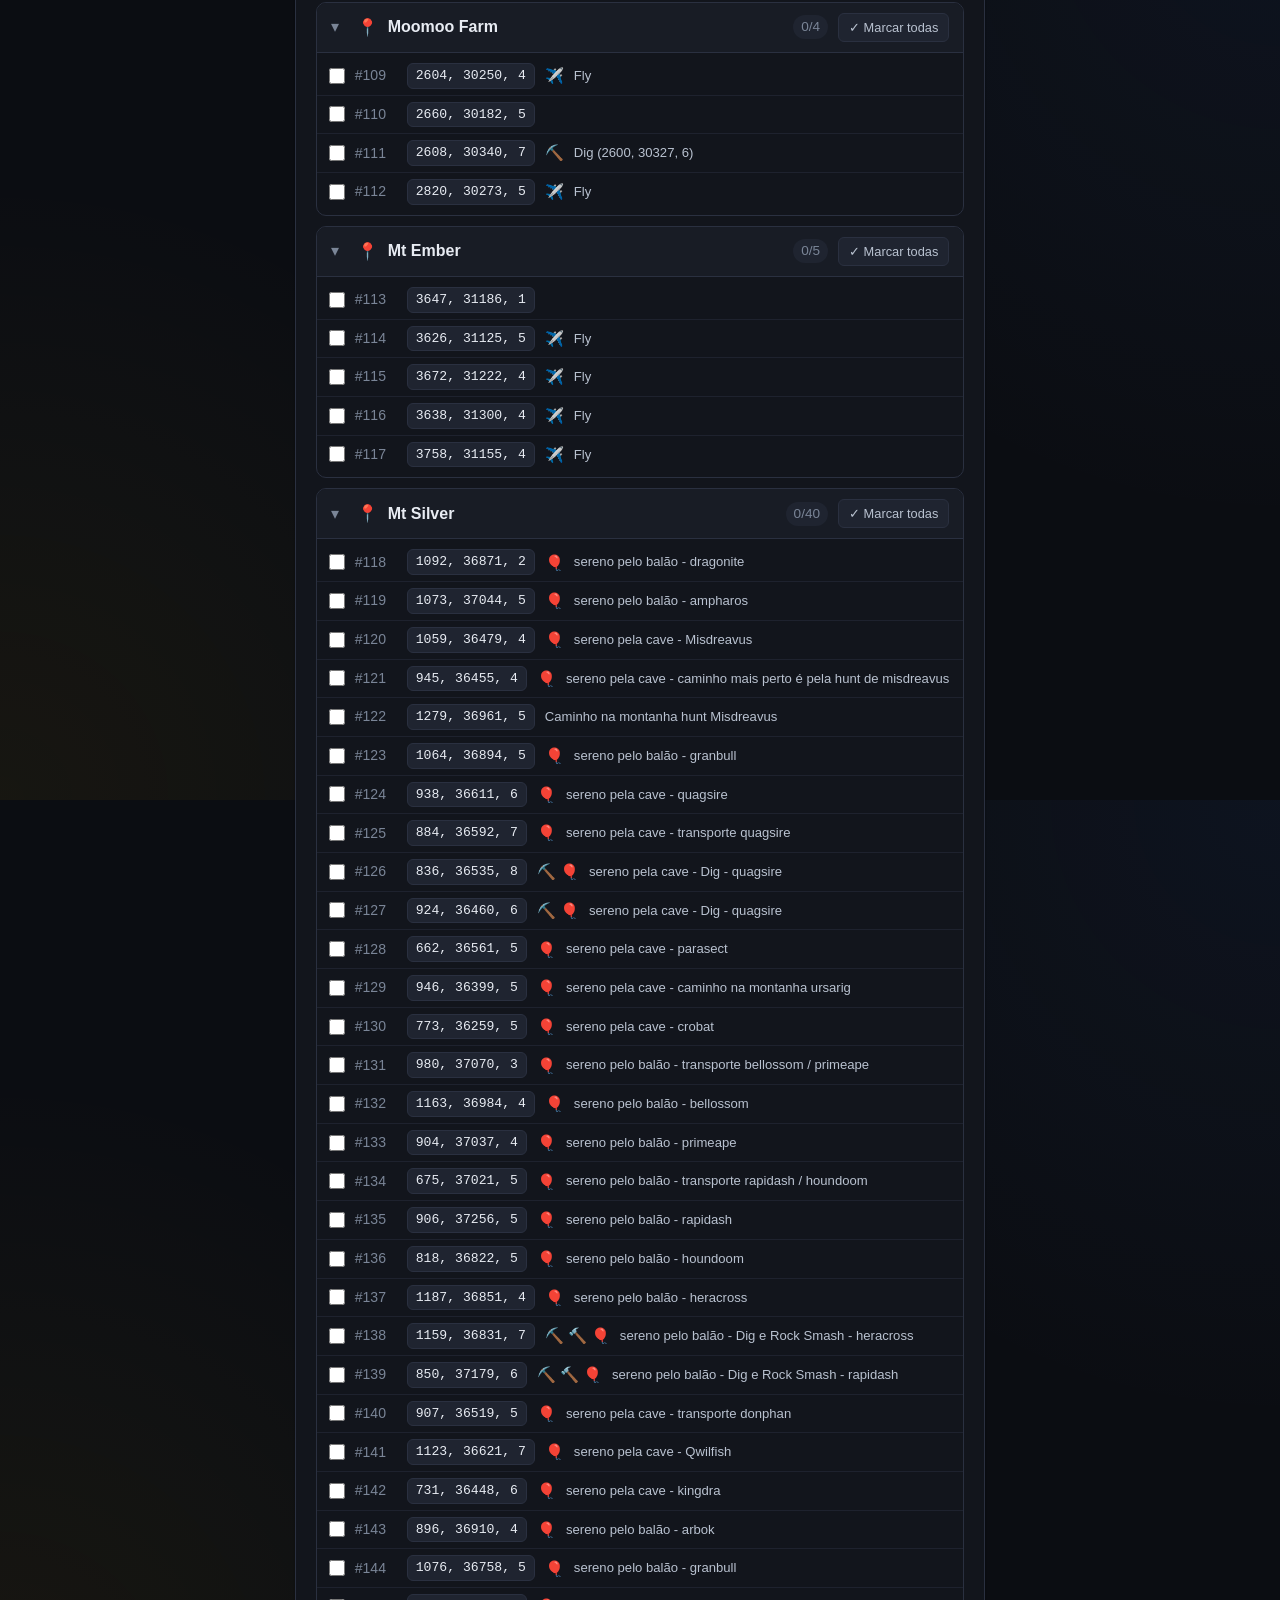
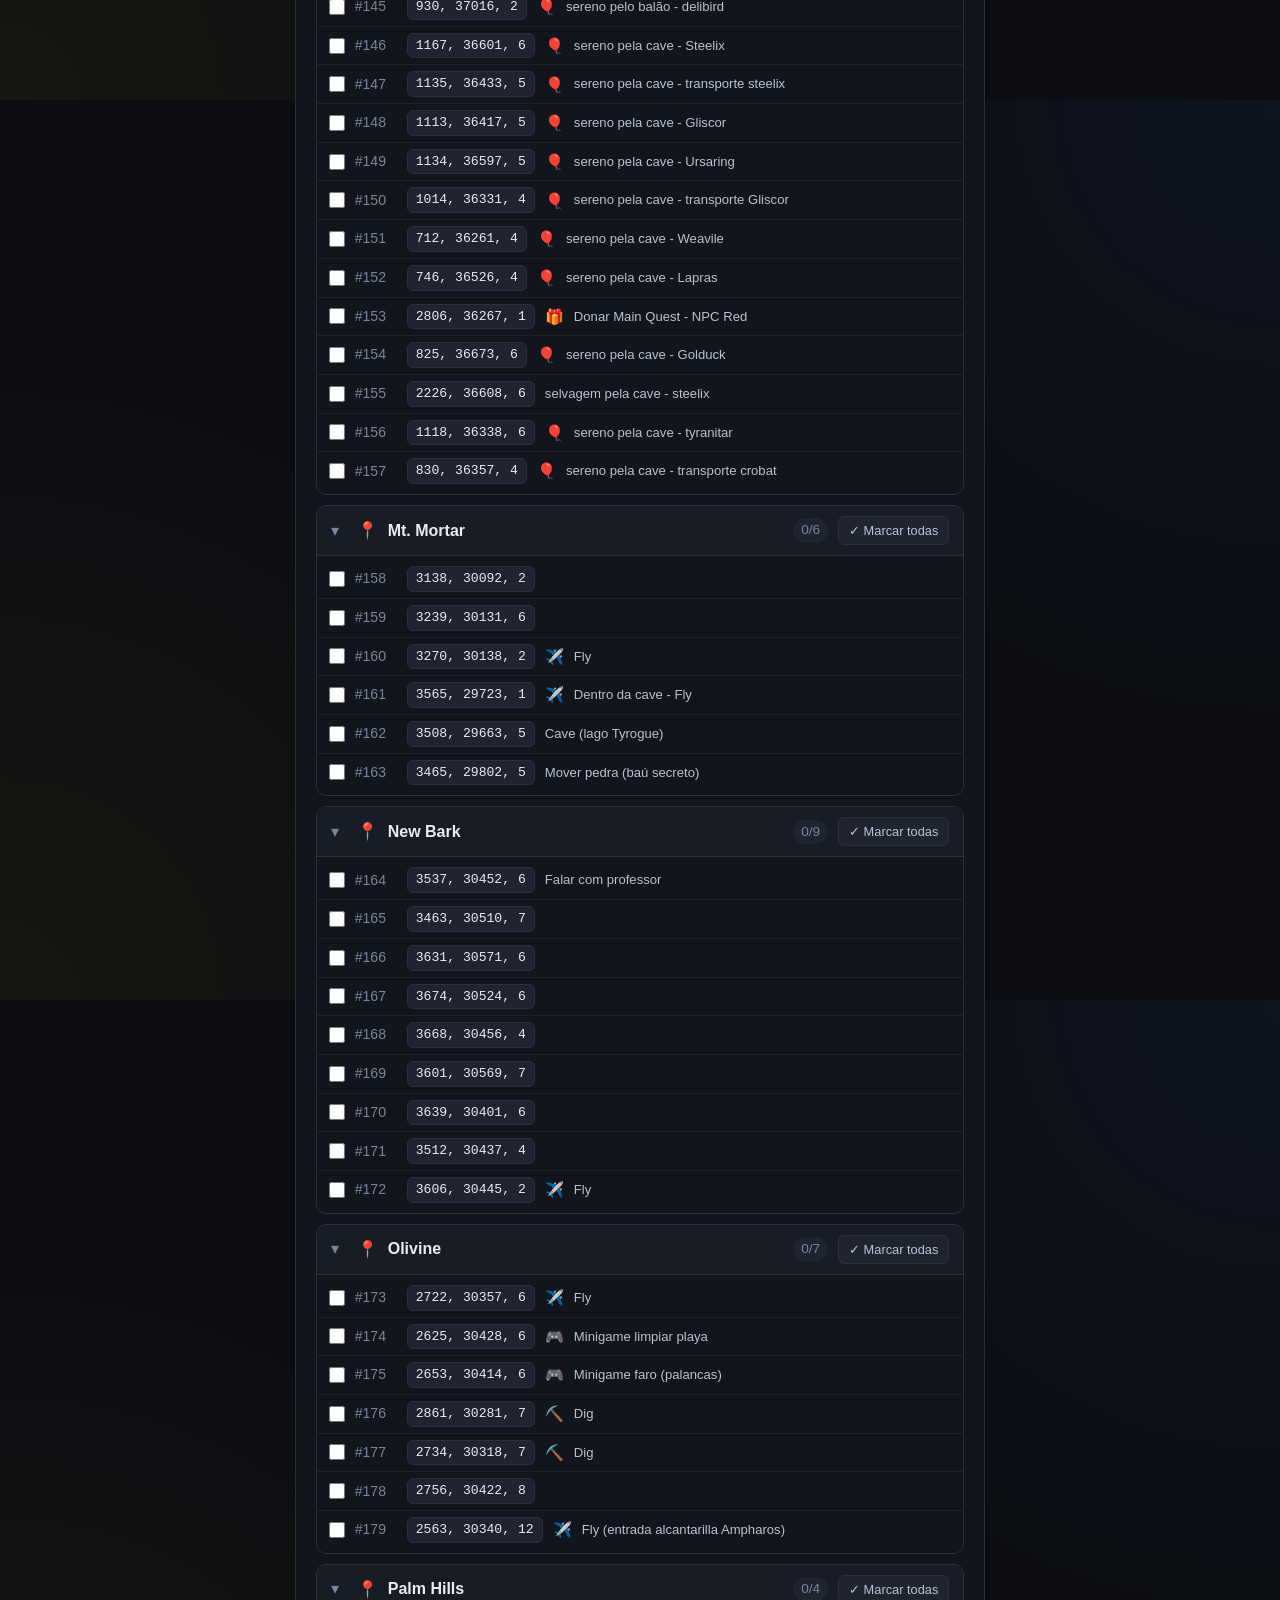
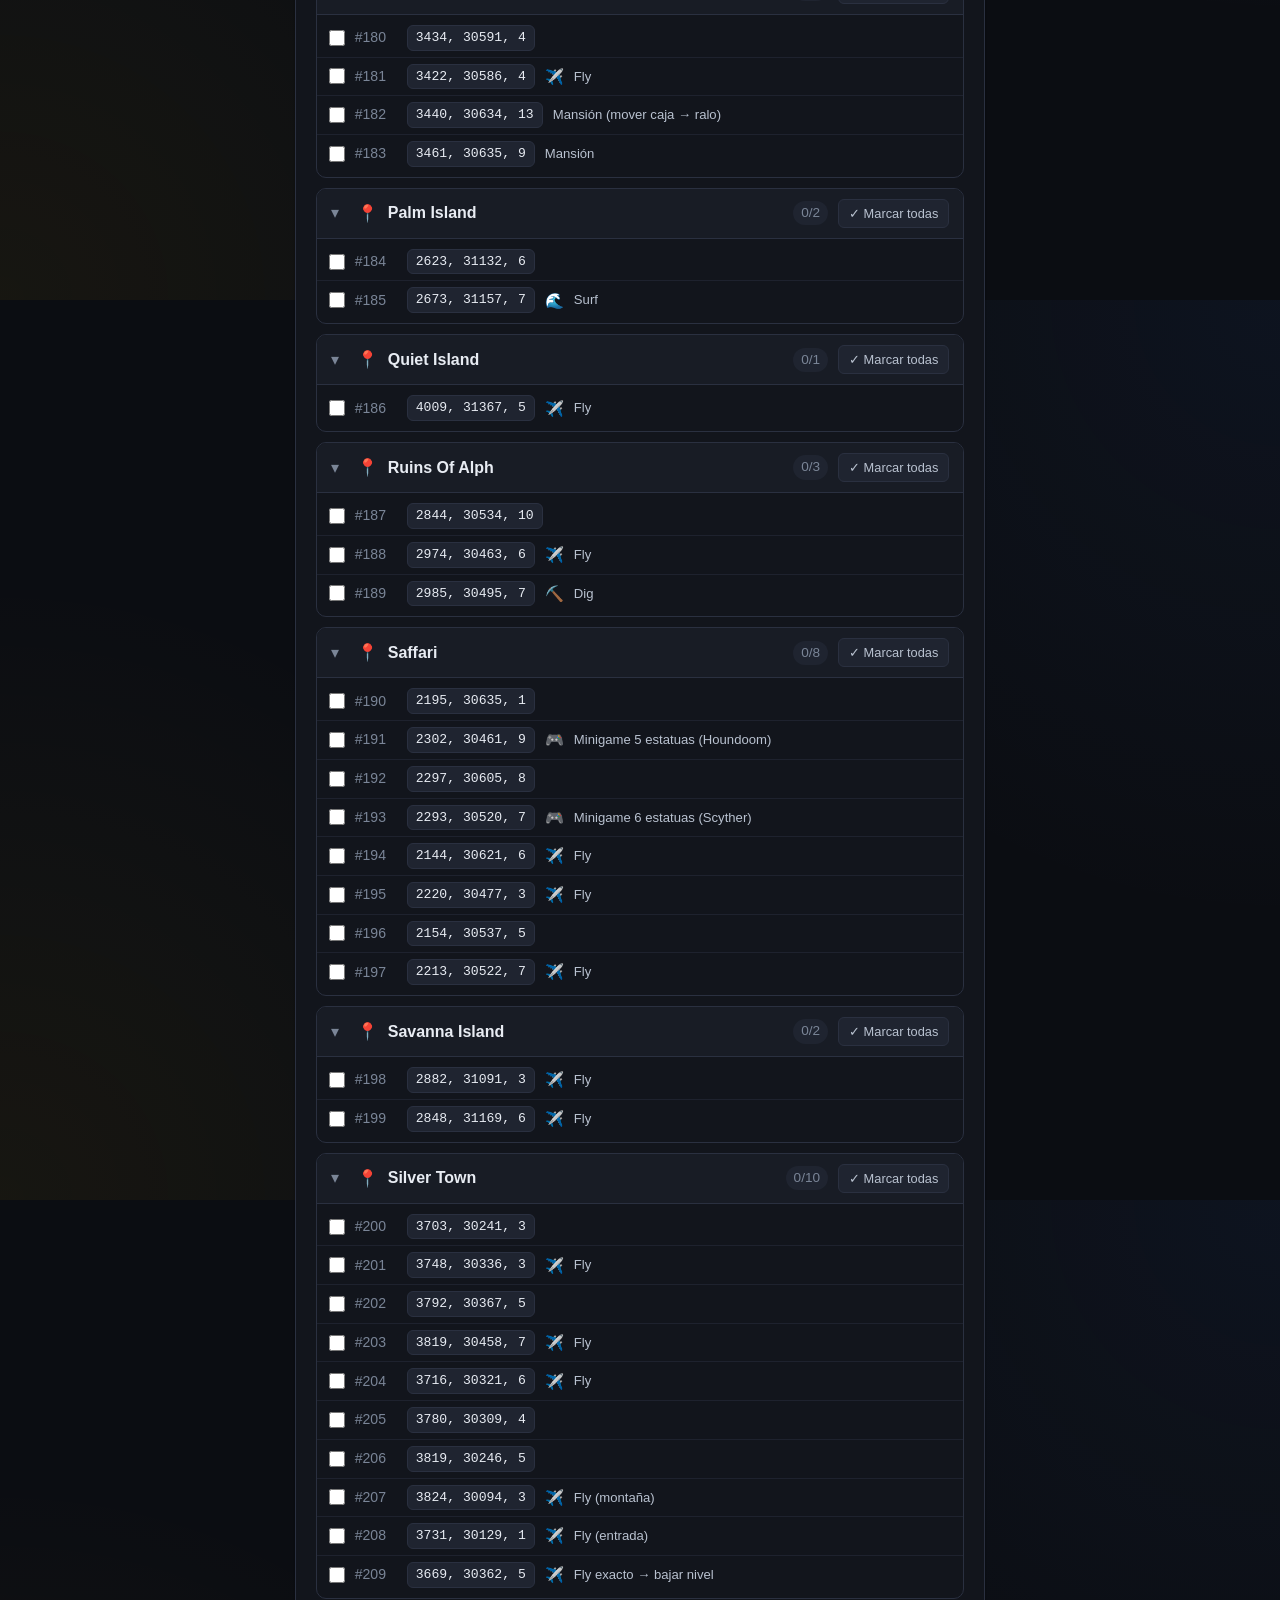
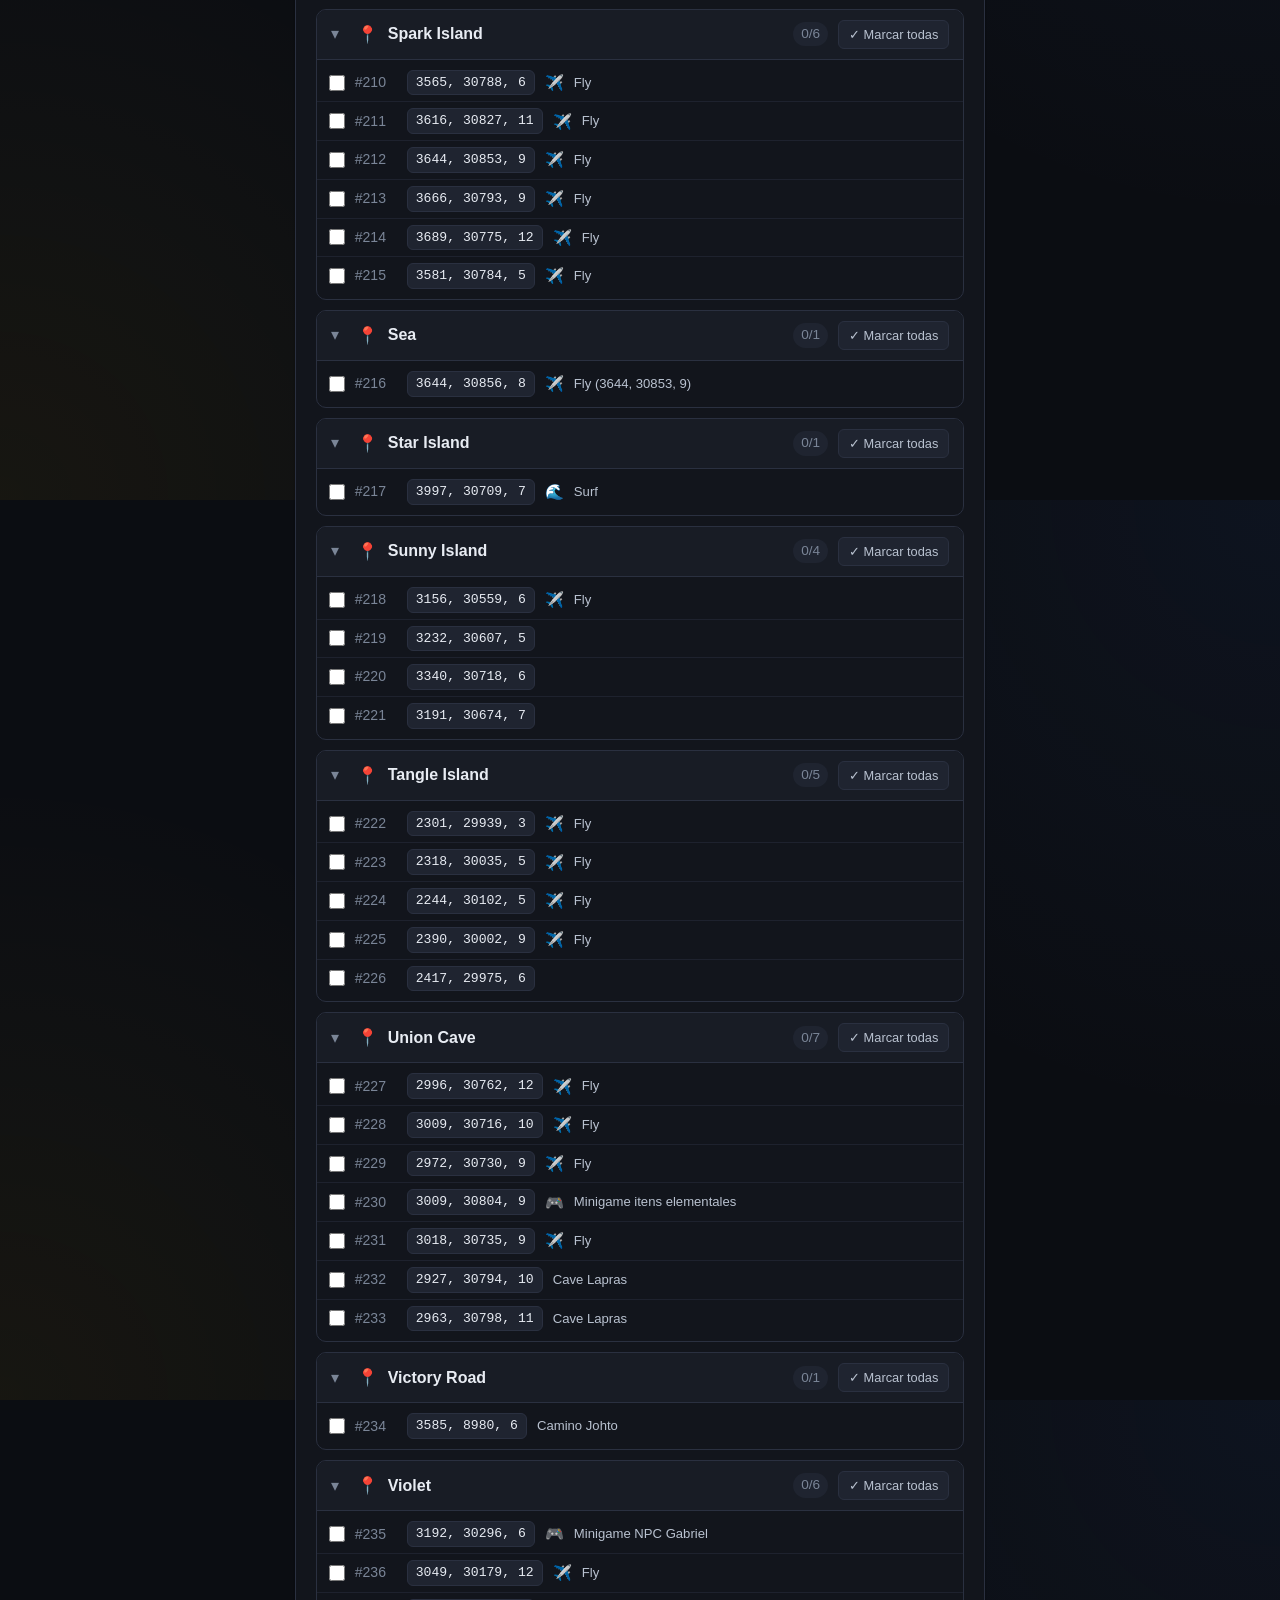
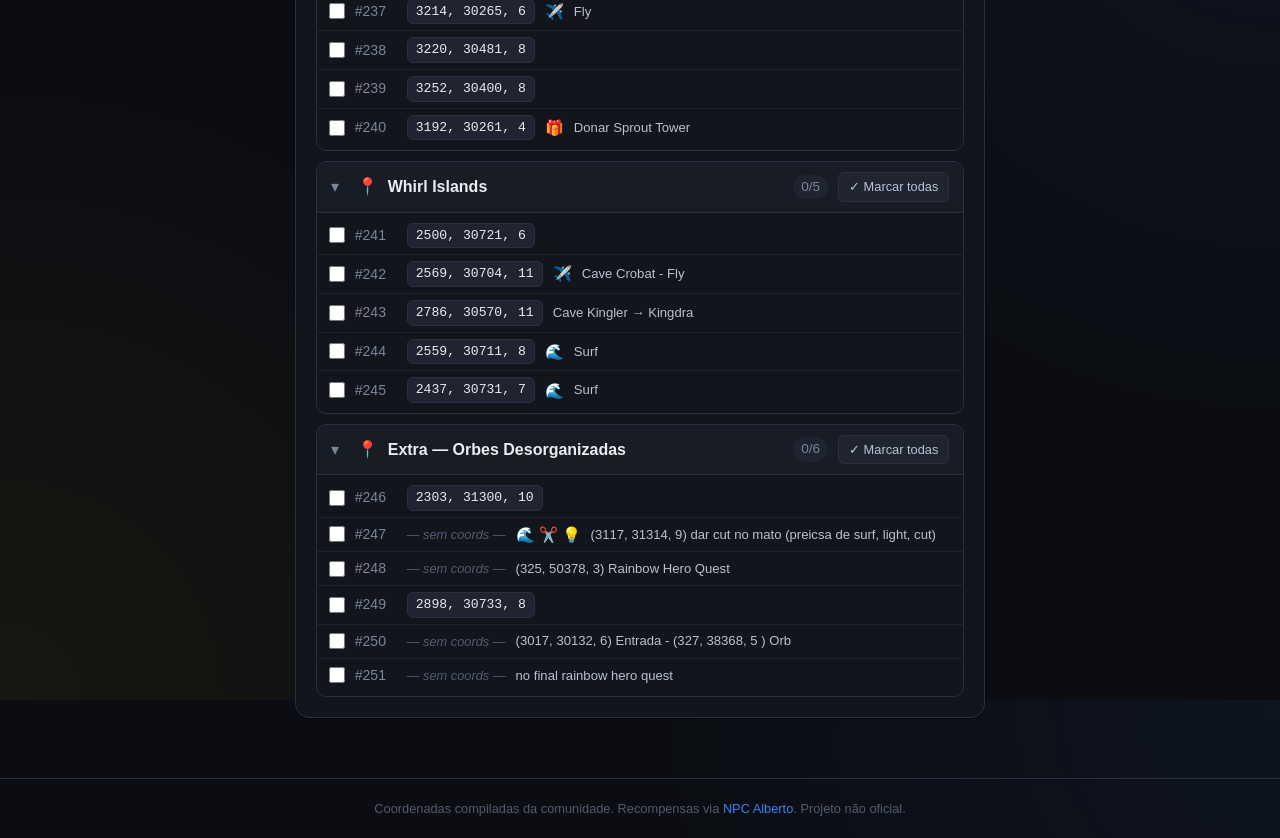
<file: rainbow-orbs.html>
<!DOCTYPE html>
<html lang="pt-BR">
<head>
  <meta charset="UTF-8" />
  <meta name="viewport" content="width=device-width, initial-scale=1.0" />
  <title>Rainbow Orbs Tracker — PXG</title>
  <link rel="stylesheet" href="style.css" />
</head>
<body class="page-rainbow">
  <header class="topbar">
    <div class="topbar-inner">
      <h1 class="logo">
        <a href="index.html" class="topbar-back" title="Voltar ao Hub">←</a>
        <span class="logo-mark">PXG</span>
        <span class="logo-text">Rainbow Orbs Tracker</span>
      </h1>
      <div class="topbar-actions">
        <a id="npcAlbertoLink" class="btn btn-ghost" target="_blank" rel="noopener noreferrer"
           title="Abrir recompensas do NPC Alberto na wiki">
          🎁 Recompensas (NPC Alberto ↗)
        </a>
        <a class="btn btn-ghost"
           href="https://wiki.pokexgames.com/index.php/Rainbow_Orbs_Puzzles"
           target="_blank" rel="noopener noreferrer"
           title="Abrir Rainbow Orbs Puzzles na wiki">
          🧩 Rainbow Orbs Puzzles ↗
        </a>
        <a class="btn btn-ghost"
           href="https://wiki.pokexgames.com/index.php/Johto_Puzzles"
           target="_blank" rel="noopener noreferrer"
           title="Abrir Johto Puzzles na wiki">
          🧩 Johto Puzzles ↗
        </a>
        <button id="btnReset" class="btn btn-ghost" type="button"
                title="Desmarcar todas as orbs">Resetar tudo</button>
      </div>
    </div>
  </header>

  <main class="rainbow-main">
    <div class="rainbow-sticky-top">
      <section class="panel rainbow-progress" aria-label="Progresso global">
        <div class="rainbow-progress-text">
          <span id="progressCount">0 / 0</span>
          <span id="progressPct">0%</span>
        </div>
        <div class="rainbow-progress-bar" role="progressbar" aria-valuemin="0" aria-valuemax="100">
          <div id="progressFill" class="rainbow-progress-fill"></div>
        </div>
      </section>

      <section class="panel rainbow-controls" aria-label="Controles">
        <div class="rainbow-controls-row">
          <div class="rainbow-search-wrap">
            <input id="searchOrb" type="search"
                   placeholder="Buscar região ou coordenada (Ctrl+F)"
                   autocomplete="off" />
          </div>
          <label class="check rainbow-hide-collected">
            <input type="checkbox" id="hideCollected" />
            <span>🔍 Esconder coletadas</span>
          </label>
        </div>
      </section>
    </div>

    <section class="panel panel-orbs">
      <div id="orbsContainer" class="rainbow-regions">
        <p class="loading">Carregando orbs...</p>
      </div>
      <p id="orbsEmpty" class="empty hidden">Nenhum resultado.</p>
    </section>
  </main>

  <div id="toast" class="rainbow-toast" role="status" aria-live="polite"></div>

  <footer class="footer">
    <p>
      Coordenadas compiladas da comunidade.
      Recompensas via
      <a href="https://wiki.pokexgames.com/index.php/NPC_Alberto#Recompensas"
         target="_blank" rel="noopener noreferrer">NPC Alberto</a>.
      Projeto não oficial.
    </p>
  </footer>

  <script src="rainbow-orbs-data.js"></script>
  <script src="rainbow-orbs.js"></script>
</body>
</html>
</file>
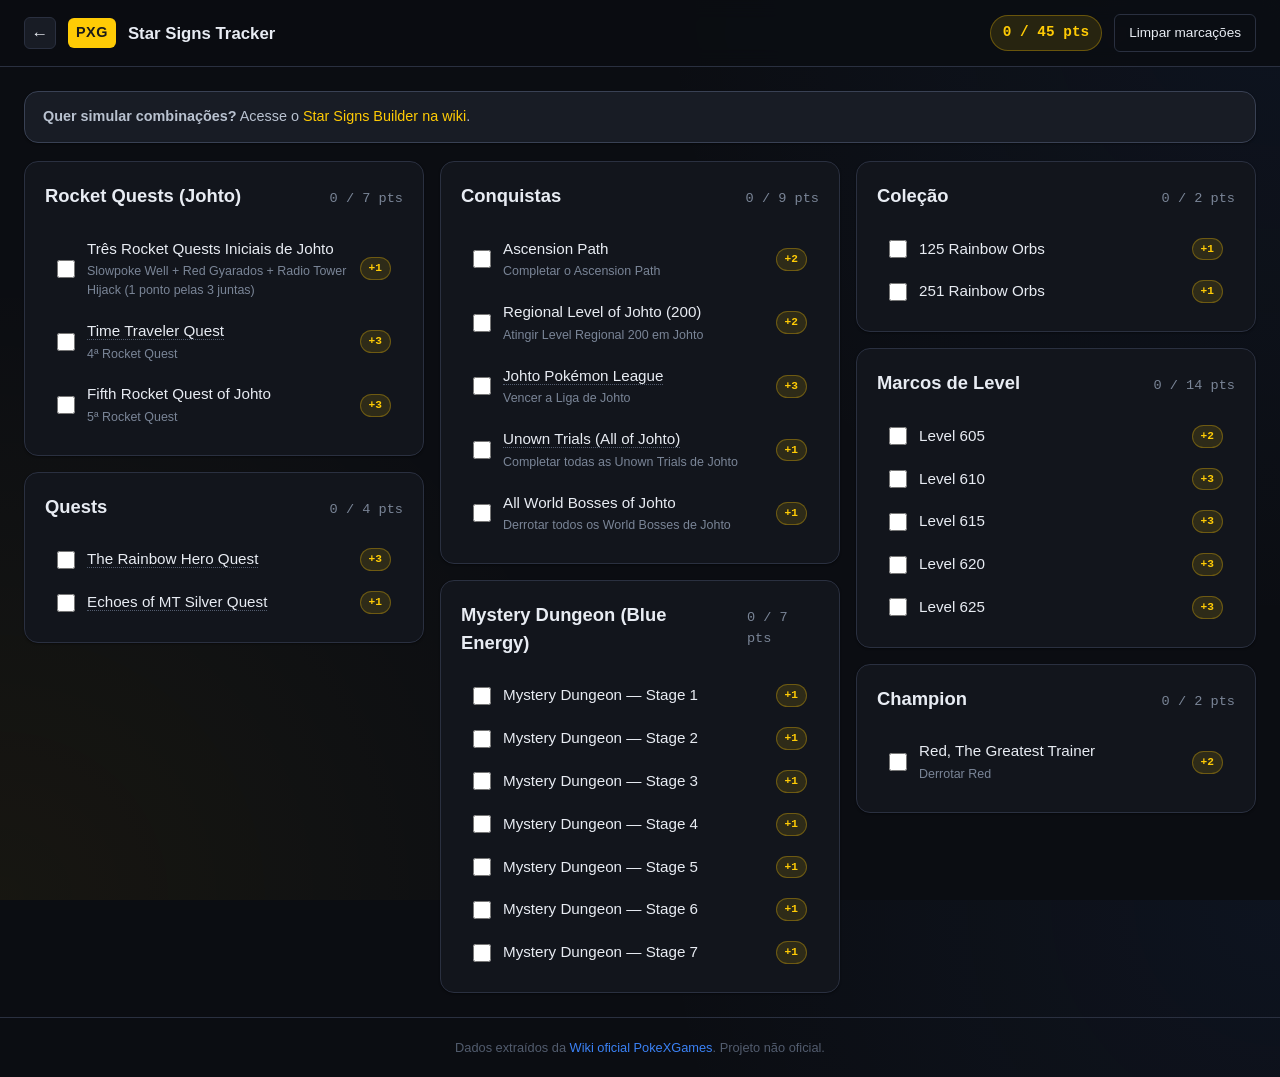
<file: star-signs.html>
<!DOCTYPE html>
<html lang="pt-BR">
<head>
  <meta charset="UTF-8" />
  <meta name="viewport" content="width=device-width, initial-scale=1.0" />
  <title>Star Signs Tracker — PXG</title>
  <link rel="stylesheet" href="style.css" />
</head>
<body class="page-star-signs">
  <header class="topbar">
    <div class="topbar-inner">
      <h1 class="logo">
        <a href="index.html" class="topbar-back" title="Voltar ao Hub">←</a>
        <span class="logo-mark">PXG</span>
        <span class="logo-text">Star Signs Tracker</span>
      </h1>
      <div class="topbar-actions">
        <span id="totalBadge" class="badge total-badge">0 / 0 pts</span>
        <button id="btnResetStars" class="btn btn-ghost" type="button" title="Desmarcar tudo">Limpar marcações</button>
      </div>
    </div>
  </header>

  <main class="star-main">
    <section class="star-builder-link panel">
      <p>
        <strong>Quer simular combinações?</strong>
        Acesse o
        <a href="https://wiki.pokexgames.com/index.php/Star_Signs" target="_blank" rel="noopener noreferrer">Star Signs Builder na wiki</a>.
      </p>
    </section>

    <div id="starCategories" class="star-categories">
      <p class="loading">Carregando pontos...</p>
    </div>
  </main>

  <footer class="footer">
    <p>
      Dados extraídos da
      <a href="https://wiki.pokexgames.com/index.php/Star_Signs" target="_blank" rel="noopener noreferrer">Wiki oficial PokeXGames</a>.
      Projeto não oficial.
    </p>
  </footer>

  <script src="star-signs-data.js"></script>
  <script src="star-signs.js"></script>
</body>
</html>
</file>
<file: style.css>
/* ============================================================
   PXG Professor Craft Calculator — Dark Mode
   ============================================================ */

:root {
  /* Dimensões globais */
  --topbar-h: 60px;
  --layout-max: 1600px;
  --sidebar-left-w: 280px;
  --sidebar-right-w: 340px;

  /* Paleta */
  --bg-0: #0b0d12;
  --bg-1: #12151c;
  --bg-2: #181c25;
  --bg-3: #1f2430;
  --border: #2a3040;
  --border-strong: #394154;

  --text-0: #e8ecf3;
  --text-1: #b9c2d0;
  --text-2: #7a8597;
  --text-3: #525c6e;

  --accent: #ffcb05;        /* amarelo Pokémon */
  --accent-2: #3b82f6;      /* azul */
  --accent-soft: rgba(255, 203, 5, 0.12);

  --success: #22c55e;
  --danger: #ef4444;
  --warn: #f59e0b;

  /* Ranks */
  --rank-E: #6b7280;
  --rank-D: #22c55e;
  --rank-C: #3b82f6;
  --rank-B: #a855f7;
  --rank-A: #f97316;
  --rank-S: #ef4444;
  --rank-ZAME: #ec4899;

  --radius-sm: 6px;
  --radius: 10px;
  --radius-lg: 14px;

  --shadow-sm: 0 1px 2px rgba(0, 0, 0, 0.4);
  --shadow: 0 4px 16px rgba(0, 0, 0, 0.45);

  --font-sans: -apple-system, BlinkMacSystemFont, "Segoe UI",
    Roboto, Oxygen, Ubuntu, "Helvetica Neue", sans-serif;
  --font-mono: "JetBrains Mono", "Fira Code", Consolas, monospace;
}

/* ============================================================
   Reset
   ============================================================ */
*,
*::before,
*::after {
  box-sizing: border-box;
  margin: 0;
  padding: 0;
}

html {
  height: 100%;
}

body {
  font-family: var(--font-sans);
  background: radial-gradient(
      circle at top right,
      rgba(59, 130, 246, 0.06),
      transparent 40%
    ),
    radial-gradient(
      circle at bottom left,
      rgba(255, 203, 5, 0.05),
      transparent 40%
    ),
    var(--bg-0);
  color: var(--text-0);
  line-height: 1.5;
  -webkit-font-smoothing: antialiased;
  min-height: 100vh;
  /* Grid (em vez de flex) garante que position:sticky funcione no <header.topbar>.
     Flex column como containing-block tinha bug que impedia a topbar de stickar. */
  display: grid;
  grid-template-rows: auto 1fr auto;
}

img {
  display: block;
  max-width: 100%;
}

button {
  font: inherit;
  cursor: pointer;
}

a {
  color: var(--accent-2);
  text-decoration: none;
}
a:hover {
  text-decoration: underline;
}

/* ============================================================
   Topbar
   ============================================================ */
.topbar {
  position: sticky;
  top: 0;
  z-index: 50;
  background: rgba(11, 13, 18, 0.85);
  backdrop-filter: blur(10px);
  border-bottom: 1px solid var(--border);
}
.topbar-inner {
  max-width: var(--layout-max);
  margin: 0 auto;
  padding: 14px 24px;
  display: flex;
  align-items: center;
  justify-content: space-between;
  gap: 16px;
}
.logo {
  display: flex;
  align-items: center;
  gap: 12px;
  font-size: 1.05rem;
  font-weight: 600;
}
.logo-mark {
  background: var(--accent);
  color: #1a1a1a;
  padding: 4px 8px;
  border-radius: var(--radius-sm);
  font-weight: 800;
  letter-spacing: 0.5px;
  font-size: 0.9rem;
}
.logo-text {
  color: var(--text-0);
}
.topbar-actions {
  display: flex;
  align-items: center;
  gap: 12px;
}
.badge {
  background: var(--bg-2);
  border: 1px solid var(--border);
  padding: 4px 10px;
  border-radius: 999px;
  font-size: 0.8rem;
  color: var(--text-1);
}

/* ============================================================
   Buttons
   ============================================================ */
.btn {
  background: var(--bg-2);
  color: var(--text-0);
  border: 1px solid var(--border);
  padding: 8px 14px;
  border-radius: var(--radius-sm);
  font-size: 0.85rem;
  transition: background 0.15s, border-color 0.15s, color 0.15s;
}
.btn:hover {
  background: var(--bg-3);
  border-color: var(--border-strong);
}
.btn-ghost {
  background: transparent;
}
.btn-ghost:hover {
  color: var(--danger);
  border-color: var(--danger);
}

/* ============================================================
   Layout principal (3 colunas com sidebars sticky)
   ============================================================ */
.layout {
  flex: 1;
  width: 100%;
  max-width: var(--layout-max);
  margin: 0 auto;
  padding: 24px;
  display: grid;
  grid-template-columns:
    var(--sidebar-left-w) minmax(0, 1fr) var(--sidebar-right-w);
  gap: 20px;
  align-items: start;
}

.sidebar {
  position: sticky;
  top: calc(var(--topbar-h) + 16px);
  align-self: start;
  max-height: calc(100vh - var(--topbar-h) - 32px);
  display: flex;
  flex-direction: column;
  gap: 16px;
  min-width: 0;
}
.sidebar .panel {
  display: flex;
  flex-direction: column;
  min-height: 0;
  max-height: 100%;
  overflow: hidden;
  padding: 16px;
}
.sidebar .panel-header {
  margin-bottom: 12px;
  flex-shrink: 0;
}
.sidebar .panel-body {
  flex: 1;
  min-height: 0;
  overflow-y: auto;
  padding-right: 4px;
  display: flex;
  flex-direction: column;
  gap: 14px;
}

.center-col {
  display: flex;
  flex-direction: column;
  gap: 20px;
  min-width: 0;
}

/* ============================================================
   Painéis genéricos
   ============================================================ */
.panel {
  background: var(--bg-1);
  border: 1px solid var(--border);
  border-radius: var(--radius-lg);
  padding: 20px;
  box-shadow: var(--shadow-sm);
}
.panel-header {
  margin-bottom: 16px;
}
.panel-header h2 {
  font-size: 1.15rem;
  font-weight: 600;
  color: var(--text-0);
  margin-bottom: 4px;
}
.panel-sub {
  color: var(--text-2);
  font-size: 0.85rem;
}

/* ============================================================
   Painéis de Parâmetros e Recursos
   ============================================================ */
.params-divider {
  height: 1px;
  background: var(--border);
  margin: 2px 0;
}

.subsection {
  display: flex;
  flex-direction: column;
  gap: 10px;
}
.subsection h3 {
  font-size: 0.85rem;
  font-weight: 600;
  color: var(--text-0);
  margin-bottom: 2px;
}
.subsection-sub {
  font-size: 0.75rem;
  color: var(--text-2);
  line-height: 1.4;
  margin-bottom: 2px;
}
.subsection-sub strong {
  color: var(--text-1);
}

.input-search {
  background: var(--bg-1);
  border: 1px solid var(--border);
  color: var(--text-0);
  padding: 6px 10px;
  border-radius: var(--radius-sm);
  font-size: 0.85rem;
  min-width: 200px;
}
.input-search:focus {
  outline: none;
  border-color: var(--accent);
}
.input-search-full {
  width: 100%;
  min-width: 0;
  margin-top: 8px;
}

/* Field */
.field {
  display: flex;
  flex-direction: column;
  gap: 4px;
}
.field label {
  font-size: 0.8rem;
  color: var(--text-1);
  font-weight: 500;
}
.field input[type="number"],
.field input[type="text"] {
  background: var(--bg-1);
  border: 1px solid var(--border);
  color: var(--text-0);
  padding: 8px 10px;
  border-radius: var(--radius-sm);
  font-size: 0.9rem;
  font-family: var(--font-mono);
  text-align: right;
  transition: border-color 0.15s, box-shadow 0.15s;
}
.field input:focus {
  outline: none;
  border-color: var(--accent);
  box-shadow: 0 0 0 2px rgba(255, 203, 5, 0.15);
}

/* Esconde spinners feios dos inputs numéricos */
input[type="number"]::-webkit-inner-spin-button,
input[type="number"]::-webkit-outer-spin-button {
  -webkit-appearance: none;
  margin: 0;
}
input[type="number"] {
  -moz-appearance: textfield;
}
.hint {
  font-size: 0.75rem;
  color: var(--text-3);
}

/* Lista de recursos (sidebar direita) */
.resource-list {
  display: flex;
  flex-direction: column;
  gap: 6px;
}
.resource-item {
  display: flex;
  align-items: center;
  gap: 8px;
  flex-wrap: wrap;
  background: var(--bg-1);
  border: 1px solid var(--border);
  border-radius: var(--radius-sm);
  padding: 6px 10px;
  transition: border-color 0.15s, background 0.15s;
}
.resource-item:hover {
  border-color: var(--border-strong);
  background: var(--bg-3);
}
.resource-item.is-hidden {
  display: none;
}
.resource-item.is-sem-droppers {
  opacity: 0.78;
}
.resource-item img {
  width: 28px;
  height: 28px;
  object-fit: contain;
  background: var(--bg-3);
  border-radius: 4px;
  padding: 2px;
  flex-shrink: 0;
}
.resource-item .res-name {
  font-size: 0.8rem;
  color: var(--text-1);
  flex: 1;
  min-width: 0;
  overflow: hidden;
  text-overflow: ellipsis;
  white-space: nowrap;
}
.resource-item input {
  width: 100px;
  flex-shrink: 0;
  background: var(--bg-2);
  border: 1px solid var(--border);
  color: var(--text-0);
  padding: 4px 6px;
  border-radius: 4px;
  font-size: 0.8rem;
  font-family: var(--font-mono);
  text-align: right;
}
.resource-item input[type="number"]:focus {
  outline: none;
  border-color: var(--accent);
}

/* Placeholder de preço quando "sem drop" está marcado */
.res-no-price {
  display: none;
  width: 100px;
  flex-shrink: 0;
  text-align: right;
  color: var(--text-2);
  font-family: var(--font-mono);
  font-size: 0.85rem;
  padding: 4px 6px;
}
.resource-item.is-sem-droppers > input[type="number"] {
  display: none;
}
.resource-item.is-sem-droppers .res-no-price {
  display: inline-block;
}

/* Check "sem drop" — pequeno e discreto */
.res-check {
  display: inline-flex;
  align-items: center;
  gap: 4px;
  cursor: pointer;
  user-select: none;
  font-size: 0.7rem;
  color: var(--text-2);
  flex-shrink: 0;
}
.res-check input[type="checkbox"] {
  width: 13px;
  height: 13px;
  margin: 0;
  accent-color: var(--accent);
}
.res-check:hover {
  color: var(--text-1);
}

/* Badges informativos (linha completa abaixo do recurso) */
.res-badge {
  flex-basis: 100%;
  margin-left: 36px;  /* alinha sob o nome */
  font-size: 0.72rem;
  color: var(--text-2);
  text-decoration: none;
  letter-spacing: 0.01em;
}
.res-badge-raw {
  color: #8db97a;
}
.res-badge-subcraft {
  color: var(--accent-2);
}
.res-badge-loot {
  color: var(--accent);
  cursor: pointer;
}
.res-badge-loot:hover {
  text-decoration: underline;
}
.res-badge-unknown {
  color: #c08b5c;
  font-style: italic;
}

/* ============================================================
   Filtros
   ============================================================ */
.panel-filters {
  padding: 14px 20px;
}
.filters {
  display: flex;
  flex-wrap: wrap;
  gap: 14px;
  align-items: flex-end;
}
.filter-group {
  display: flex;
  flex-direction: column;
  gap: 4px;
}
.filter-group label {
  font-size: 0.75rem;
  color: var(--text-2);
  text-transform: uppercase;
  letter-spacing: 0.5px;
}
.filter-group select,
.filter-group input[type="search"] {
  background: var(--bg-2);
  border: 1px solid var(--border);
  color: var(--text-0);
  padding: 6px 10px;
  border-radius: var(--radius-sm);
  font-size: 0.85rem;
  min-width: 140px;
}
.filter-search {
  flex: 1;
  min-width: 220px;
}
.filter-search input {
  width: 100%;
}
.filter-flag {
  align-self: center;
}
.filter-selection-check {
  margin-left: 8px;
}
.filter-selection .selection-actions {
  display: flex;
  gap: 6px;
  align-items: center;
}
.filter-selection .btn {
  display: inline-flex;
  align-items: center;
  gap: 6px;
  padding: 6px 10px;
  font-size: 0.85rem;
}
.filter-selection .star-ico {
  color: var(--text-3);
  font-size: 0.95rem;
  line-height: 1;
}
#btnToggleSelected.is-active {
  background: var(--accent-soft);
  border-color: var(--accent);
  color: var(--accent);
}
#btnToggleSelected.is-active .star-ico {
  color: var(--accent);
}
#btnClearSelected:disabled {
  opacity: 0.4;
  cursor: not-allowed;
}
.check {
  display: flex;
  align-items: center;
  gap: 8px;
  font-size: 0.9rem;
  color: var(--text-1);
  cursor: pointer;
}
.check input {
  accent-color: var(--accent);
  width: 16px;
  height: 16px;
}

/* ============================================================
   Grid de Crafts
   ============================================================ */
.crafts-grid {
  display: grid;
  grid-template-columns: repeat(auto-fill, minmax(340px, 1fr));
  gap: 16px;
}

.craft-card {
  position: relative;
  background: var(--bg-2);
  border: 1px solid var(--border);
  border-radius: var(--radius);
  padding: 14px;
  display: flex;
  flex-direction: column;
  gap: 12px;
  transition: border-color 0.15s, transform 0.15s;
}
.craft-card:hover {
  border-color: var(--border-strong);
  transform: translateY(-2px);
}
.craft-card.is-selected {
  border-color: var(--accent);
  box-shadow: 0 0 0 1px var(--accent-soft) inset;
}
.craft-card.is-dependency {
  border-color: rgba(138, 180, 255, 0.35);
}
/* Selecionado E sub-receita ao mesmo tempo: borda amarela + dica azul interna */
.craft-card.is-selected.is-selected-sub {
  border-color: var(--accent);
  box-shadow:
    0 0 0 1px var(--accent-soft) inset,
    0 0 0 2px rgba(138, 180, 255, 0.18) inset;
}

/* Botão estrela (seleção) */
.craft-star {
  position: absolute;
  top: 8px;
  right: 8px;
  width: 28px;
  height: 28px;
  display: inline-flex;
  align-items: center;
  justify-content: center;
  background: transparent;
  border: 1px solid var(--border);
  border-radius: var(--radius-sm);
  color: var(--text-3);
  font-size: 1rem;
  line-height: 1;
  cursor: pointer;
  transition: color 0.15s, border-color 0.15s, background 0.15s;
  z-index: 2;
}
.craft-star:hover {
  color: var(--accent);
  border-color: var(--border-strong);
}
.craft-star.is-on {
  color: var(--accent);
  border-color: var(--accent);
  background: var(--accent-soft);
}
.craft-card .craft-title h3 {
  padding-right: 36px;
}

/* Marcador "sub-receita" nos cards quando em modo "ver selecionados" */
.dep-tag {
  display: inline-flex;
  align-items: center;
  gap: 4px;
  font-size: 0.7rem;
  color: #8ab4ff;
  background: rgba(138, 180, 255, 0.1);
  border: 1px solid rgba(138, 180, 255, 0.25);
  border-radius: var(--radius-sm);
  padding: 2px 6px;
  margin-left: 6px;
  font-weight: 500;
}

/* Override de quantidade quando o card é sub-receita */
.subrecipe-qty {
  display: flex;
  flex-direction: column;
  gap: 4px;
  background: rgba(138, 180, 255, 0.06);
  border: 1px dashed rgba(138, 180, 255, 0.35);
  border-radius: var(--radius-sm);
  padding: 8px 10px;
}
.subrecipe-qty.hidden {
  display: none;
}
.subrecipe-qty .sub-label {
  font-size: 0.75rem;
  color: #8ab4ff;
  text-transform: uppercase;
  letter-spacing: 0.5px;
  font-weight: 600;
}
.subrecipe-qty input {
  background: var(--bg-1);
  border: 1px solid var(--border);
  color: var(--text-0);
  padding: 6px 10px;
  border-radius: var(--radius-sm);
  font-size: 0.9rem;
  width: 100%;
}
.subrecipe-qty input:focus {
  outline: none;
  border-color: #8ab4ff;
}
.subrecipe-qty .sub-auto {
  font-size: 0.7rem;
  color: var(--text-2);
}

.craft-head {
  display: flex;
  align-items: center;
  gap: 12px;
}
.craft-img {
  width: 48px;
  height: 48px;
  object-fit: contain;
  background: var(--bg-3);
  border-radius: var(--radius-sm);
  padding: 4px;
  flex-shrink: 0;
}
.craft-title {
  flex: 1;
  min-width: 0;
}
.craft-title h3 {
  font-size: 1rem;
  font-weight: 600;
  color: var(--text-0);
  margin-bottom: 4px;
}
.craft-meta {
  display: flex;
  flex-wrap: wrap;
  gap: 6px;
  align-items: center;
}
.tag {
  font-size: 0.7rem;
  padding: 2px 8px;
  border-radius: 999px;
  background: var(--bg-3);
  color: var(--text-1);
  border: 1px solid var(--border);
  text-transform: uppercase;
  letter-spacing: 0.5px;
}
.tag-rank {
  color: #fff;
  border: none;
  font-weight: 700;
}
.tag-rank-E { background: var(--rank-E); }
.tag-rank-D { background: var(--rank-D); }
.tag-rank-C { background: var(--rank-C); }
.tag-rank-B { background: var(--rank-B); }
.tag-rank-A { background: var(--rank-A); }
.tag-rank-S { background: var(--rank-S); }
.tag-rank-ZAME { background: var(--rank-ZAME); }
.tag-berrie {
  background: var(--accent-soft);
  color: var(--accent);
  border-color: rgba(255, 203, 5, 0.3);
}
.tag-potion {
  background: rgba(138, 180, 255, 0.12);
  color: #8ab4ff;
  border-color: rgba(138, 180, 255, 0.3);
}

/* Recursos do craft */
.craft-resources {
  display: flex;
  flex-direction: column;
  gap: 4px;
  border-top: 1px solid var(--border);
  padding-top: 10px;
}
.craft-resource {
  display: flex;
  align-items: center;
  gap: 8px;
  font-size: 0.8rem;
  color: var(--text-1);
}
.craft-resource img {
  width: 20px;
  height: 20px;
  object-fit: contain;
  flex-shrink: 0;
}
.craft-resource .res-qty {
  color: var(--text-2);
  font-family: var(--font-mono);
  font-size: 0.75rem;
}
.craft-resource .res-name {
  flex: 1;
  min-width: 0;
  overflow: hidden;
  text-overflow: ellipsis;
  white-space: nowrap;
}
.craft-resource .res-cost {
  font-family: var(--font-mono);
  color: var(--text-1);
  font-size: 0.75rem;
}
.craft-resources .res-hint {
  margin-left: 28px;
  margin-top: -2px;
  font-size: 0.7rem;
  font-style: italic;
  color: var(--text-2);
  opacity: 0.75;
}

/* Botão "ver droppers da receita" — abre loot.html em nova aba */
.recipe-droppers-btn {
  display: block;
  margin-top: 8px;
  padding: 6px 10px;
  background: var(--bg-2);
  border: 1px solid var(--border);
  border-radius: var(--radius-sm);
  color: var(--accent);
  font-size: 0.78rem;
  text-align: center;
  text-decoration: none;
  transition: background 0.12s, border-color 0.12s;
}
.recipe-droppers-btn:hover {
  background: var(--bg-3);
  border-color: var(--accent);
  text-decoration: none;
}

/* Sale inputs */
.craft-sale {
  display: grid;
  grid-template-columns: 1fr 1fr;
  gap: 8px;
  border-top: 1px solid var(--border);
  padding-top: 10px;
}
.craft-sale .field label {
  font-size: 0.7rem;
  text-transform: uppercase;
  letter-spacing: 0.5px;
}
.craft-sale input {
  width: 100%;
}

/* Resumo de cálculos */
.craft-summary {
  background: linear-gradient(180deg, var(--bg-1), var(--bg-0));
  border: 1px solid var(--border);
  border-radius: var(--radius-sm);
  padding: 10px 12px;
  display: flex;
  flex-direction: column;
  gap: 6px;
  font-family: var(--font-mono);
  font-size: 0.85rem;
}
.craft-summary .summary-row:first-child .label,
.craft-summary .summary-row:first-child .value {
  font-weight: 600;
  color: var(--text-0);
}
.summary-row {
  display: flex;
  justify-content: space-between;
  align-items: center;
}
.summary-row .label {
  color: var(--text-2);
  font-family: var(--font-sans);
  font-size: 0.8rem;
}
.summary-row .value {
  color: var(--text-0);
}
.value-positive { color: var(--success); }
.value-negative { color: var(--danger); }
.value-neutral { color: var(--text-1); }

.summary-divider {
  height: 1px;
  background: var(--border);
  margin: 4px 0;
}
.summary-section-title {
  font-size: 0.7rem;
  text-transform: uppercase;
  letter-spacing: 0.5px;
  color: var(--text-3);
  font-family: var(--font-sans);
  margin-top: 4px;
}

/* ============================================================
   Estados utilitários
   ============================================================ */
.loading {
  color: var(--text-2);
  text-align: center;
  padding: 40px 20px;
  font-size: 0.9rem;
}
.empty {
  color: var(--text-2);
  text-align: center;
  padding: 40px 20px;
}
.hidden {
  display: none !important;
}

/* ============================================================
   Footer
   ============================================================ */
.footer {
  border-top: 1px solid var(--border);
  padding: 20px;
  text-align: center;
  color: var(--text-3);
  font-size: 0.8rem;
}

/* ============================================================
   Scrollbar (webkit)
   ============================================================ */
::-webkit-scrollbar {
  width: 10px;
  height: 10px;
}
::-webkit-scrollbar-track {
  background: var(--bg-0);
}
::-webkit-scrollbar-thumb {
  background: var(--bg-3);
  border-radius: 5px;
  border: 2px solid var(--bg-0);
}
::-webkit-scrollbar-thumb:hover {
  background: var(--border-strong);
}

/* ============================================================
   Responsividade
   ============================================================ */
/* Tablet largo: sidebar direita desce para baixo */
@media (max-width: 1280px) {
  .layout {
    grid-template-columns: var(--sidebar-left-w) minmax(0, 1fr);
  }
  .sidebar-right {
    grid-column: 1 / -1;
    position: static;
    max-height: none;
  }
  .sidebar-right .panel {
    max-height: none;
    overflow: visible;
  }
  .sidebar-right .panel-body {
    max-height: 360px;
  }
  .resource-list {
    display: grid;
    grid-template-columns: repeat(auto-fill, minmax(240px, 1fr));
    gap: 8px;
  }
}

/* Tablet estreito: tudo vira uma coluna */
@media (max-width: 900px) {
  .layout {
    grid-template-columns: 1fr;
    padding: 14px;
  }
  .sidebar {
    position: static;
    max-height: none;
  }
  .sidebar .panel {
    max-height: none;
    overflow: visible;
  }
  .sidebar .panel-body {
    max-height: 320px;
  }
  .topbar-inner {
    padding: 14px;
  }
  .logo-text {
    display: none;
  }
  .crafts-grid {
    grid-template-columns: 1fr;
  }
}

@media (max-width: 500px) {
  .filter-group select,
  .filter-group input[type="search"] {
    min-width: 0;
    width: 100%;
  }
  .filter-group {
    flex: 1 1 100%;
  }
  .topbar-inner {
    padding: 10px 12px;
  }
  .layout {
    padding: 12px;
    gap: 14px;
  }
  .panel {
    padding: 14px;
  }
  .sidebar .panel {
    padding: 14px;
  }
  .craft-card {
    padding: 12px;
  }
  .craft-img {
    width: 40px;
    height: 40px;
  }
  .craft-title h3 {
    font-size: 0.95rem;
  }
  .badge {
    font-size: 0.72rem;
    padding: 3px 8px;
  }
  .btn {
    padding: 6px 10px;
    font-size: 0.78rem;
  }
  .resource-list {
    grid-template-columns: 1fr;
  }
}

/* ============================================================
   Topbar back link (compartilhado entre páginas)
   ============================================================ */
.topbar-back {
  display: inline-flex;
  align-items: center;
  justify-content: center;
  width: 32px;
  height: 32px;
  border-radius: var(--radius-sm);
  background: var(--bg-2);
  border: 1px solid var(--border);
  color: var(--text-0);
  font-size: 1.05rem;
  text-decoration: none;
  transition: background 0.15s, border-color 0.15s, color 0.15s;
}
.topbar-back:hover {
  background: var(--bg-3);
  border-color: var(--border-strong);
  color: var(--accent);
}

/* ============================================================
   Hub (página inicial)
   ============================================================ */
.hub-main {
  flex: 1;
  width: 100%;
  max-width: var(--layout-max);
  margin: 0 auto;
  padding: 32px 24px;
  display: flex;
  flex-direction: column;
  gap: 24px;
}
.hub-intro h2 {
  font-size: 1.5rem;
  font-weight: 700;
  color: var(--text-0);
  margin-bottom: 6px;
}
.hub-intro p {
  color: var(--text-2);
  font-size: 0.95rem;
}
.hub-grid {
  display: grid;
  gap: 18px;
  grid-template-columns: repeat(auto-fill, minmax(320px, 1fr));
}
.tool-card {
  background: var(--bg-1);
  border: 1px solid var(--border);
  border-radius: var(--radius-lg);
  padding: 22px;
  box-shadow: var(--shadow-sm);
  display: flex;
  flex-direction: column;
  gap: 10px;
  text-decoration: none;
  color: inherit;
  transition: transform 0.15s, border-color 0.15s, background 0.15s;
}
.tool-card:hover {
  transform: translateY(-2px);
  border-color: var(--accent);
  background: var(--bg-2);
  text-decoration: none;
}
.tool-icon {
  font-size: 2.2rem;
  line-height: 1;
}
.tool-title {
  font-size: 1.1rem;
  font-weight: 600;
  color: var(--text-0);
}
.tool-desc {
  font-size: 0.88rem;
  color: var(--text-2);
  line-height: 1.45;
  flex: 1;
}
.tool-cta {
  align-self: flex-start;
  margin-top: 6px;
  pointer-events: none;
}

/* ============================================================
   Rainbow Orbs Tracker
   ============================================================ */
.rainbow-main {
  max-width: 1100px;
  margin: 0 auto;
  padding: 20px 24px 60px;
  display: grid;
  gap: 16px;
}

/* Wrapper que mantém progresso + busca fixos no topo enquanto rola.
   Encosta logo abaixo da topbar (que sticka em top:0). Usa a altura
   real medida do topbar (~67px com padding 14px+14px+conteúdo). */
.rainbow-sticky-top {
  position: sticky;
  top: 67px;
  z-index: 20;
  display: grid;
  gap: 16px;
  background: var(--bg-0);
  padding: 12px 0;
  margin: -12px 0 0;
  border-bottom: 1px solid var(--border);
}
@media (max-width: 500px) {
  /* Topbar tem padding reduzido em telas pequenas (10px → height ~59px) */
  .rainbow-sticky-top { top: 59px; }
}

.rainbow-progress {
  padding: 16px 20px;
}
.rainbow-progress-text {
  display: flex;
  justify-content: space-between;
  align-items: baseline;
  margin-bottom: 8px;
  font-size: 0.95rem;
}
.rainbow-progress-text #progressCount {
  font-weight: 600;
  color: var(--text-0);
}
.rainbow-progress-text #progressPct {
  color: var(--text-2);
  font-size: 0.9rem;
}
.rainbow-progress-bar {
  height: 8px;
  background: var(--bg-3);
  border-radius: 999px;
  overflow: hidden;
}
.rainbow-progress-fill {
  height: 100%;
  width: 0%;
  background: linear-gradient(90deg, #ff5e5e, #ffcb05, #5eff90, #5ecfff, #c47bff);
  transition: width 0.3s ease;
}

.rainbow-controls {
  padding: 12px 16px;
}
.rainbow-controls-row {
  display: flex;
  gap: 12px;
  align-items: center;
  flex-wrap: wrap;
}
.rainbow-search-wrap {
  flex: 1;
  min-width: 240px;
}
.rainbow-search-wrap input {
  width: 100%;
  background: var(--bg-2);
  color: var(--text-0);
  border: 1px solid var(--border);
  border-radius: var(--radius-sm);
  padding: 8px 12px;
  font-size: 0.92rem;
}
.rainbow-search-wrap input:focus {
  outline: none;
  border-color: var(--accent);
  background: var(--bg-3);
}
.rainbow-hide-collected {
  display: inline-flex;
  align-items: center;
  gap: 8px;
  cursor: pointer;
  color: var(--text-1);
  font-size: 0.9rem;
  user-select: none;
}

.rainbow-regions {
  display: grid;
  gap: 10px;
}
.rainbow-region {
  background: var(--bg-1);
  border: 1px solid var(--border);
  border-radius: var(--radius);
  overflow: hidden;
}
.rainbow-region.is-complete {
  border-color: rgba(94, 255, 144, 0.5);
}
.rainbow-region-header {
  display: flex;
  align-items: center;
  gap: 10px;
  padding: 10px 14px;
  cursor: pointer;
  background: var(--bg-2);
  border-bottom: 1px solid var(--border);
  user-select: none;
}
.rainbow-region-header:hover {
  background: var(--bg-3);
}
.rainbow-region.is-collapsed .rainbow-region-header {
  border-bottom: none;
}
.rainbow-chevron {
  width: 16px;
  display: inline-block;
  transition: transform 0.15s ease;
  color: var(--text-2);
}
.rainbow-region.is-collapsed .rainbow-chevron {
  transform: rotate(-90deg);
}
.rainbow-region-icon {
  font-size: 1.05rem;
}
.rainbow-region-title {
  flex: 1;
  margin: 0;
  font-size: 1rem;
  font-weight: 600;
  color: var(--text-0);
}
.rainbow-region-progress {
  color: var(--text-2);
  font-size: 0.85rem;
  font-variant-numeric: tabular-nums;
  padding: 2px 8px;
  background: var(--bg-3);
  border-radius: 999px;
}
.rainbow-region.is-complete .rainbow-region-progress {
  color: #5eff90;
  background: rgba(94, 255, 144, 0.1);
}
.rainbow-bulk-btn {
  background: var(--bg-3);
  border: 1px solid var(--border);
  color: var(--text-1);
  border-radius: var(--radius-sm);
  padding: 4px 10px;
  font-size: 0.8rem;
  cursor: pointer;
  transition: background 0.15s, border-color 0.15s;
}
.rainbow-bulk-btn:hover {
  background: var(--accent-soft);
  border-color: var(--accent);
  color: var(--text-0);
}

.rainbow-region-body {
  padding: 4px 0;
}
.rainbow-region.is-collapsed .rainbow-region-body {
  display: none;
}

.rainbow-orb-block {
  border-bottom: 1px solid rgba(42, 48, 64, 0.5);
}
.rainbow-orb-block:last-child {
  border-bottom: none;
}
.rainbow-orb {
  display: flex;
  align-items: center;
  gap: 10px;
  padding: 6px 14px 6px 12px;
  font-size: 0.88rem;
  border-bottom: 1px solid rgba(42, 48, 64, 0.5);
}
.rainbow-orb-block .rainbow-orb {
  border-bottom: none;
}
.rainbow-region-body > .rainbow-orb:last-child {
  border-bottom: none;
}
.rainbow-orb:hover {
  background: rgba(31, 36, 48, 0.4);
}
.rainbow-orb.is-collected {
  opacity: 0.55;
}
.rainbow-orb.is-collected .rainbow-orb-id,
.rainbow-orb.is-collected .rainbow-note {
  text-decoration: line-through;
}

.rainbow-check {
  width: 16px;
  height: 16px;
  cursor: pointer;
  accent-color: var(--accent);
}
.rainbow-orb-id {
  color: var(--text-2);
  font-variant-numeric: tabular-nums;
  min-width: 42px;
  font-weight: 500;
}
.rainbow-coord {
  background: var(--bg-3);
  border: 1px solid var(--border);
  color: var(--text-0);
  border-radius: var(--radius-sm);
  padding: 2px 8px;
  font-family: ui-monospace, "SF Mono", Menlo, Consolas, monospace;
  font-size: 0.82rem;
  cursor: pointer;
  transition: background 0.15s, border-color 0.15s;
  font-variant-numeric: tabular-nums;
}
.rainbow-coord:hover {
  background: var(--accent-soft);
  border-color: var(--accent);
}
.rainbow-coord:active {
  transform: scale(0.97);
}
.rainbow-coord-empty {
  color: var(--text-3);
  font-style: italic;
  font-size: 0.8rem;
}

.rainbow-methods {
  display: inline-flex;
  gap: 4px;
}
.rainbow-method {
  font-size: 0.95rem;
  line-height: 1;
  cursor: default;
}

.rainbow-note {
  flex: 1;
  color: var(--text-1);
  font-size: 0.82rem;
  overflow: hidden;
  text-overflow: ellipsis;
  white-space: nowrap;
}

.rainbow-info-btn {
  background: var(--bg-3);
  border: 1px solid var(--border);
  color: var(--text-1);
  border-radius: 999px;
  width: 22px;
  height: 22px;
  font-size: 0.85rem;
  line-height: 1;
  cursor: pointer;
  display: inline-flex;
  align-items: center;
  justify-content: center;
}
.rainbow-info-btn:hover {
  background: var(--accent-soft);
  border-color: var(--accent);
}
.rainbow-info-btn[aria-expanded="true"] {
  background: var(--accent-soft);
  border-color: var(--accent);
  color: var(--accent);
}

.rainbow-details {
  padding: 8px 14px 12px 44px;
  background: rgba(18, 21, 28, 0.6);
  font-size: 0.83rem;
  color: var(--text-1);
  border-top: 1px solid rgba(42, 48, 64, 0.4);
  display: grid;
  gap: 8px;
}
.rainbow-details-text {
  line-height: 1.5;
}
.rainbow-details-coords {
  display: flex;
  flex-wrap: wrap;
  gap: 6px;
  align-items: center;
}
.rainbow-details-label {
  color: var(--text-2);
  font-size: 0.78rem;
  margin-right: 4px;
}
.rainbow-coord-extra {
  font-size: 0.78rem;
  padding: 1px 7px;
}

.rainbow-toast {
  position: fixed;
  bottom: 32px;
  left: 50%;
  transform: translateX(-50%) translateY(20px);
  background: var(--bg-3);
  color: var(--text-0);
  border: 1px solid var(--accent);
  border-radius: var(--radius-sm);
  padding: 10px 20px;
  font-size: 0.9rem;
  box-shadow: var(--shadow);
  opacity: 0;
  pointer-events: none;
  transition: opacity 0.2s ease, transform 0.2s ease;
  z-index: 999;
  font-variant-numeric: tabular-nums;
  font-family: ui-monospace, "SF Mono", Menlo, Consolas, monospace;
}
.rainbow-toast.is-visible {
  opacity: 1;
  transform: translateX(-50%) translateY(0);
}

/* Esconde regiões/orbs filtradas */
.rainbow-region.hidden,
.rainbow-orb.hidden,
.rainbow-orb-block.hidden {
  display: none !important;
}

@media (max-width: 720px) {
  .rainbow-main {
    padding: 16px 12px 60px;
  }
  .rainbow-note {
    display: none;
  }
  .rainbow-region-header {
    flex-wrap: wrap;
  }
}

/* ---- Hub Backup ---- */
.hub-backup {
  margin-top: 28px;
  background: var(--bg-1);
  border: 1px solid var(--border);
  border-radius: var(--radius-lg);
  padding: 20px 22px;
  box-shadow: var(--shadow-sm);
}
.hub-backup-head h3 {
  margin: 0 0 4px;
  font-size: 1.05rem;
  font-weight: 600;
  color: var(--text-0);
}
.hub-backup-sub {
  margin: 0 0 14px;
  color: var(--text-2);
  font-size: 0.88rem;
  line-height: 1.45;
}
.hub-backup-actions {
  display: flex;
  flex-wrap: wrap;
  gap: 10px;
  align-items: center;
}
.btn-file-import {
  cursor: pointer;
}
.btn-file-import:hover {
  filter: brightness(1.1);
}
.hub-backup-status {
  font-size: 0.85rem;
  color: var(--text-2);
}
.hub-backup-status.is-error {
  color: #ef6b6b;
}

/* ============================================================
   Star Signs Tracker
   ============================================================ */
.star-main {
  flex: 1;
  width: 100%;
  max-width: var(--layout-max);
  margin: 0 auto;
  padding: 24px;
  display: flex;
  flex-direction: column;
  gap: 18px;
}
.total-badge {
  font-family: var(--font-mono);
  font-variant-numeric: tabular-nums;
  font-size: 0.9rem;
  font-weight: 600;
  padding: 6px 12px;
  background: var(--accent-soft);
  color: var(--accent);
  border-color: rgba(255, 203, 5, 0.3);
}
.star-builder-link {
  padding: 14px 18px;
  background: var(--bg-2);
  border-color: var(--border-strong);
}
.star-builder-link p {
  margin: 0;
  font-size: 0.9rem;
  color: var(--text-1);
}
.star-builder-link a {
  color: var(--accent);
  text-decoration: none;
}
.star-builder-link a:hover {
  text-decoration: underline;
}
.star-categories {
  column-width: 360px;
  column-gap: 16px;
}
.star-categories > .panel-star-category {
  break-inside: avoid;
  -webkit-column-break-inside: avoid;
  page-break-inside: avoid;
  margin: 0 0 16px;
  display: block;
}
.star-category-header {
  display: flex;
  align-items: baseline;
  justify-content: space-between;
  gap: 12px;
}
.star-category-subtotal {
  color: var(--text-2);
  font-family: var(--font-mono);
  font-variant-numeric: tabular-nums;
  font-size: 0.85rem;
}
.star-list {
  display: flex;
  flex-direction: column;
  gap: 4px;
}
.star-row {
  display: grid;
  grid-template-columns: auto 1fr auto;
  align-items: center;
  gap: 12px;
  padding: 8px 12px;
  border-radius: var(--radius-sm);
  cursor: pointer;
  transition: background 0.12s;
}
.star-row:hover {
  background: var(--bg-2);
}
.star-checkbox {
  width: 18px;
  height: 18px;
  accent-color: var(--accent);
  cursor: pointer;
}
.star-main-col {
  display: flex;
  flex-direction: column;
  gap: 2px;
  min-width: 0;
}
.star-name {
  color: var(--text-0);
  font-size: 0.95rem;
}
.star-name a {
  color: inherit;
  text-decoration: none;
  border-bottom: 1px dotted var(--text-3);
}
.star-name a:hover {
  color: var(--accent);
  border-bottom-color: var(--accent);
}
.star-note {
  color: var(--text-2);
  font-size: 0.78rem;
}
.star-points {
  font-family: var(--font-mono);
  font-variant-numeric: tabular-nums;
  background: var(--accent-soft);
  color: var(--accent);
  border-color: rgba(255, 203, 5, 0.3);
  font-weight: 600;
  text-transform: none;
  letter-spacing: 0;
}
.star-row.is-checked .star-name {
  color: var(--text-2);
  text-decoration: line-through;
}
.star-row.is-checked .star-points {
  background: var(--bg-3);
  color: var(--text-2);
  border-color: var(--border);
}

@media (max-width: 500px) {
  .hub-main,
  .star-main {
    padding: 16px 12px;
  }
  .tool-card {
    padding: 16px;
  }
  .star-row {
    padding: 6px 8px;
    gap: 8px;
  }
  .star-name {
    font-size: 0.88rem;
  }
}

/* ============================================================
   Loot Tracker
   ============================================================ */
.loot-main {
  flex: 1;
  width: 100%;
  max-width: var(--layout-max);
  margin: 0 auto;
  padding: 24px;
  display: flex;
  flex-direction: column;
  gap: 18px;
}
.loot-filters .filters {
  display: grid;
  grid-template-columns: auto 1fr 1fr auto auto auto;
  gap: 14px;
  align-items: end;
}
@media (max-width: 1200px) {
  .loot-filters .filters {
    grid-template-columns: auto 1fr 1fr;
  }
  .loot-filters .filter-selection {
    grid-column: 1 / -1;
  }
}
.loot-filters .filter-search input {
  width: 100%;
}
.seg-toggle {
  display: inline-flex;
  background: var(--bg-2);
  border: 1px solid var(--border);
  border-radius: var(--radius-sm);
  padding: 2px;
  gap: 2px;
}
.seg-btn {
  background: transparent;
  border: 0;
  color: var(--text-1);
  padding: 6px 12px;
  border-radius: 4px;
  font-size: 0.82rem;
  transition: background 0.15s, color 0.15s;
}
.seg-btn:hover {
  color: var(--text-0);
}
.seg-btn.is-active {
  background: var(--accent);
  color: #1a1a1a;
  font-weight: 600;
}

.loot-grid {
  display: grid;
  grid-template-columns: repeat(auto-fill, minmax(360px, 1fr));
  gap: 14px;
}
.loot-card {
  position: relative;
  background: var(--bg-1);
  border: 1px solid var(--border);
  border-radius: var(--radius);
  padding: 14px;
  display: flex;
  flex-direction: column;
  gap: 10px;
  transition: border-color 0.15s, box-shadow 0.15s;
}
.loot-card:hover {
  border-color: var(--border-strong);
}
.loot-card.is-selected {
  border-color: var(--accent);
  box-shadow: 0 0 0 1px var(--accent-soft) inset;
}
.loot-star {
  position: absolute;
  top: 6px;
  right: 8px;
  background: transparent;
  border: 0;
  color: var(--text-3);
  font-size: 1.25rem;
  line-height: 1;
  padding: 4px 6px;
  border-radius: var(--radius-sm);
  transition: color 0.12s, background 0.12s;
}
.loot-star:hover {
  color: var(--accent);
  background: var(--bg-2);
}
.loot-card.is-selected .loot-star {
  color: var(--accent);
}

.selection-actions {
  display: flex;
  gap: 6px;
}
.selection-actions .btn .star-ico {
  color: var(--accent);
  margin-right: 4px;
}
#btnToggleSelected.is-active {
  background: var(--accent);
  color: #1a1a1a;
  border-color: var(--accent);
}
#btnToggleSelected.is-active .star-ico {
  color: #1a1a1a;
}

.selection-summary {
  display: flex;
  flex-direction: column;
  gap: 10px;
  padding: 14px 18px;
  border-color: var(--accent);
  background: var(--bg-2);
}
.selection-summary p {
  margin: 0;
  font-size: 0.88rem;
  color: var(--text-1);
}
.selection-chips {
  display: flex;
  flex-wrap: wrap;
  gap: 6px;
  align-items: center;
}
.selection-chip {
  display: inline-flex;
  align-items: center;
  gap: 6px;
  background: var(--bg-1);
  border: 1px solid var(--border);
  border-radius: 999px;
  padding: 4px 4px 4px 8px;
  font-size: 0.85rem;
  color: var(--text-0);
}
.selection-chip img {
  width: 20px;
  height: 20px;
  object-fit: contain;
}
.selection-chip-warn {
  border-color: var(--warn, #d4a23a);
  opacity: 0.7;
}
.selection-chip-close {
  background: transparent;
  border: 0;
  color: var(--text-2);
  font-size: 1.1rem;
  line-height: 1;
  width: 22px;
  height: 22px;
  border-radius: 999px;
  display: inline-flex;
  align-items: center;
  justify-content: center;
}
.selection-chip-close:hover {
  background: var(--bg-3);
  color: var(--danger);
}
.selection-warn {
  width: 100%;
  font-size: 0.78rem !important;
  color: var(--text-2) !important;
  font-style: italic;
}
.loot-empty-msg {
  grid-column: 1 / -1;
  text-align: center;
  padding: 32px;
  color: var(--text-2);
}
.loot-card-header {
  display: flex;
  gap: 12px;
  align-items: flex-start;
}
.loot-card-img {
  flex: 0 0 auto;
  width: 40px;
  height: 40px;
  object-fit: contain;
  background: var(--bg-2);
  border-radius: var(--radius-sm);
  padding: 4px;
}
.loot-card-img-poke {
  width: 56px;
  height: 56px;
}
.loot-card-title-wrap {
  flex: 1;
  min-width: 0;
  display: flex;
  flex-direction: column;
  gap: 4px;
}
.loot-card-title {
  font-size: 1rem;
  font-weight: 600;
  margin: 0;
  line-height: 1.2;
}
.loot-card-title a {
  color: var(--text-0);
  text-decoration: none;
}
.loot-card-title a:hover {
  color: var(--accent);
  text-decoration: underline;
}
.loot-card-meta {
  display: flex;
  flex-wrap: wrap;
  gap: 4px;
}
.tag-fonte-loot {
  background: rgba(138, 180, 255, 0.12);
  color: #8ab4ff;
  border-color: rgba(138, 180, 255, 0.3);
}
.tag-fonte-nightmare {
  background: rgba(236, 72, 153, 0.12);
  color: #ec4899;
  border-color: rgba(236, 72, 153, 0.3);
}
.tag-price {
  background: var(--accent-soft);
  color: var(--accent);
  border-color: rgba(255, 203, 5, 0.3);
  font-family: var(--font-mono);
  font-variant-numeric: tabular-nums;
  text-transform: none;
  letter-spacing: 0;
}

.loot-droppers {
  display: flex;
  flex-direction: column;
  gap: 6px;
}
.loot-section-label {
  font-size: 0.72rem;
  text-transform: uppercase;
  letter-spacing: 0.5px;
  color: var(--text-2);
  font-weight: 600;
}
.loot-droppers-list {
  display: flex;
  flex-wrap: wrap;
  gap: 4px;
}
.loot-pill {
  display: inline-flex;
  align-items: center;
  gap: 6px;
  background: var(--bg-2);
  border: 1px solid var(--border);
  border-radius: 999px;
  padding: 3px 10px 3px 4px;
  font-size: 0.78rem;
  color: var(--text-1);
  text-decoration: none;
  transition: background 0.12s, border-color 0.12s, color 0.12s;
  max-width: 100%;
  min-width: 0;
}
.loot-pill:hover {
  background: var(--bg-3);
  border-color: var(--accent);
  color: var(--accent);
  text-decoration: none;
}
.loot-pill img {
  width: 22px;
  height: 22px;
  object-fit: contain;
  flex: 0 0 auto;
}
.loot-pill span {
  white-space: nowrap;
  overflow: hidden;
  text-overflow: ellipsis;
}
.loot-droppers-desc {
  margin: 0;
  font-size: 0.85rem;
  color: var(--text-1);
  line-height: 1.4;
}
.loot-droppers-empty {
  color: var(--text-3);
  font-style: italic;
}
.loot-utilidade {
  margin: 0;
  padding-top: 8px;
  border-top: 1px solid var(--border);
  font-size: 0.78rem;
  color: var(--text-2);
  line-height: 1.4;
}

@media (max-width: 900px) {
  .loot-filters .filters {
    grid-template-columns: 1fr 1fr;
  }
}
@media (max-width: 500px) {
  .loot-main {
    padding: 16px 12px;
  }
  .loot-filters .filters {
    grid-template-columns: 1fr;
  }
  .loot-grid {
    grid-template-columns: 1fr;
  }
}

/* ===== Modo de seleção (união / interseção) ===== */
.selection-mode {
  display: flex;
  align-items: center;
  gap: 10px;
  flex-wrap: wrap;
  border-top: 1px dashed var(--border);
  padding-top: 10px;
  margin-top: 2px;
}
.selection-mode-label {
  font-size: 0.85rem;
  color: var(--text-2);
}

/* ===== Tiers de cobertura (cards na união) ===== */
.loot-card-tier-all {
  border-color: var(--accent);
  box-shadow: 0 0 0 1px var(--accent-soft) inset, 0 0 12px rgba(255, 203, 5, 0.15);
}
.loot-card-tier-high {
  border-color: rgba(255, 203, 5, 0.55);
}
.loot-card-tier-low {
  border-color: var(--border-strong);
}

/* ===== Badge de cobertura (X/Y) ===== */
.loot-coverage-badge {
  position: absolute;
  top: 8px;
  right: 8px;
  padding: 3px 8px;
  border-radius: 999px;
  font-size: 0.75rem;
  font-weight: 600;
  font-variant-numeric: tabular-nums;
  letter-spacing: 0.02em;
  background: var(--bg-3);
  color: var(--text-1);
  border: 1px solid var(--border);
}
.loot-coverage-all {
  background: var(--accent);
  color: #1a1a1a;
  border-color: var(--accent);
}
.loot-coverage-high {
  background: var(--accent-soft);
  color: var(--accent);
  border-color: rgba(255, 203, 5, 0.4);
}

/* ===== Clusters (seções por assinatura de drop) ===== */
.loot-clusters {
  display: flex;
  flex-direction: column;
  gap: 24px;
}
.loot-cluster {
  display: flex;
  flex-direction: column;
  gap: 12px;
}
.loot-cluster-header {
  display: flex;
  align-items: center;
  gap: 12px;
  flex-wrap: wrap;
  padding: 10px 14px;
  background: var(--bg-1);
  border: 1px solid var(--border);
  border-left: 3px solid var(--text-2);
  border-radius: var(--radius);
  cursor: pointer;
  user-select: none;
  transition: background 0.12s, border-color 0.12s;
}
.loot-cluster-header:hover {
  background: var(--bg-2);
}
.loot-cluster-header:focus-visible {
  outline: 2px solid var(--accent);
  outline-offset: 2px;
}
.loot-cluster-chevron {
  display: inline-block;
  width: 14px;
  text-align: center;
  color: var(--text-2);
  font-size: 0.85rem;
  transition: transform 0.15s;
}
.loot-cluster.is-collapsed .loot-cluster-chevron {
  transform: rotate(-90deg);
}
.loot-cluster.is-collapsed .loot-grid {
  display: none;
}
.loot-cluster-tier-all .loot-cluster-header {
  border-left-color: var(--accent);
  background: var(--accent-soft);
}
.loot-cluster-tier-high .loot-cluster-header {
  border-left-color: rgba(255, 203, 5, 0.55);
}
.loot-cluster-icons {
  display: flex;
  gap: 4px;
  flex-wrap: wrap;
  align-items: center;
}
.loot-cluster-icons img {
  width: 22px;
  height: 22px;
  object-fit: contain;
}
.loot-cluster-label {
  font-weight: 600;
  color: var(--text-0);
  font-size: 0.95rem;
}
.loot-cluster-meta {
  margin-left: auto;
  color: var(--text-2);
  font-size: 0.85rem;
  font-variant-numeric: tabular-nums;
  white-space: nowrap;
}
.loot-cluster-meta strong {
  color: var(--text-0);
  font-weight: 600;
}
.loot-cluster-tier-all .loot-cluster-meta strong {
  color: var(--accent);
}
@media (max-width: 500px) {
  .loot-cluster-meta {
    margin-left: 0;
    width: 100%;
  }
}

/* ============================================================
   Joey Quest Tracker
   ============================================================ */
.joey-main {
  width: 100%;
  max-width: 1400px;
  margin: 0 auto;
  padding: 20px 24px 60px;
  display: grid;
  gap: 16px;
}

.joey-sticky-top {
  position: sticky;
  top: 67px;
  z-index: 20;
  display: grid;
  gap: 16px;
  background: var(--bg-0);
  padding: 12px 0;
  margin: -12px 0 0;
  border-bottom: 1px solid var(--border);
}
@media (max-width: 500px) {
  .joey-sticky-top { top: 59px; }
}

.joey-progress {
  padding: 16px 20px;
}
.joey-progress-text {
  display: flex;
  justify-content: space-between;
  align-items: baseline;
  margin-bottom: 8px;
  font-size: 0.95rem;
}
.joey-progress-text #progressCount {
  font-weight: 600;
  color: var(--text-0);
}
.joey-progress-text #progressPct {
  color: var(--text-2);
  font-size: 0.9rem;
}
.joey-progress-bar {
  height: 8px;
  background: var(--bg-3);
  border-radius: 999px;
  overflow: hidden;
}
.joey-progress-fill {
  height: 100%;
  width: 0%;
  background: linear-gradient(90deg, #ffcb05, #5eff90, #5ecfff);
  transition: width 0.3s ease;
}

.joey-controls {
  padding: 12px 16px;
}
.joey-controls-row {
  display: flex;
  gap: 12px;
  align-items: center;
  flex-wrap: wrap;
}
.joey-search-wrap {
  flex: 1;
  min-width: 240px;
}
.joey-search-wrap input {
  width: 100%;
  background: var(--bg-2);
  color: var(--text-0);
  border: 1px solid var(--border);
  border-radius: var(--radius-sm);
  padding: 8px 12px;
  font-size: 0.92rem;
}
.joey-search-wrap input:focus {
  outline: none;
  border-color: var(--accent);
  background: var(--bg-3);
}
.joey-hide-captured {
  display: inline-flex;
  align-items: center;
  gap: 8px;
  cursor: pointer;
  color: var(--text-1);
  font-size: 0.9rem;
  user-select: none;
}

/* ---- Info bar ---- */
.joey-info {
  padding: 12px 16px;
}
.joey-info-row {
  display: flex;
  flex-wrap: wrap;
  gap: 18px;
  font-size: 0.9rem;
  color: var(--text-1);
}
.joey-info-item strong {
  color: var(--text-0);
  margin-right: 4px;
}

/* ---- Section titles ---- */
.joey-section-title {
  font-size: 1.02rem;
  font-weight: 600;
  color: var(--text-0);
  margin-bottom: 12px;
}

/* ---- Recompensas por dificuldade ---- */
.joey-rewards-block {
  padding: 16px 20px;
}
.joey-rewards-grid {
  display: grid;
  grid-template-columns: repeat(auto-fit, minmax(220px, 1fr));
  gap: 12px;
}
.joey-reward-card {
  background: var(--bg-2);
  border: 1px solid var(--border);
  border-radius: var(--radius);
  padding: 12px 14px;
}
.joey-reward-card-title {
  margin-bottom: 10px;
}
.joey-reward-card-list {
  display: grid;
  gap: 6px;
  font-size: 0.85rem;
  color: var(--text-1);
}
.joey-reward-card-facil   { border-left: 3px solid var(--rank-D); }
.joey-reward-card-medio   { border-left: 3px solid var(--rank-C); }
.joey-reward-card-dificil { border-left: 3px solid var(--rank-S); }

/* ---- Reward item (compartilhado entre rewards-by-diff, clã reward e final) ---- */
.joey-reward-item {
  display: flex;
  align-items: center;
  gap: 8px;
}
.joey-reward-img {
  width: 28px;
  height: 28px;
  object-fit: contain;
  flex-shrink: 0;
  image-rendering: pixelated;
  background: var(--bg-3);
  border-radius: var(--radius-sm);
  padding: 2px;
}
.joey-reward-text {
  font-size: 0.85rem;
  color: var(--text-1);
  line-height: 1.3;
}
.joey-reward-qty {
  color: var(--accent);
  font-weight: 700;
  font-variant-numeric: tabular-nums;
}

/* ---- Recompensa final ---- */
.joey-final-reward {
  padding: 16px 20px;
}
.joey-final-list {
  display: grid;
  grid-template-columns: repeat(auto-fit, minmax(240px, 1fr));
  gap: 10px;
}
.joey-final-item {
  display: flex;
  align-items: center;
  gap: 12px;
  padding: 10px 12px;
  background: var(--accent-soft);
  border: 1px solid rgba(255, 203, 5, 0.25);
  border-radius: var(--radius-sm);
}
.joey-final-img {
  width: 44px;
  height: 44px;
  object-fit: contain;
  flex-shrink: 0;
  image-rendering: pixelated;
}
.joey-final-text {
  flex: 1;
  min-width: 0;
}
.joey-final-name {
  font-weight: 600;
  color: var(--text-0);
  font-size: 0.95rem;
  margin-bottom: 2px;
}
.joey-final-desc {
  font-size: 0.78rem;
  color: var(--text-2);
  line-height: 1.4;
}

/* ---- Difficulty badges ---- */
.joey-diff {
  display: inline-block;
  font-size: 0.72rem;
  font-weight: 600;
  text-transform: uppercase;
  letter-spacing: 0.04em;
  padding: 2px 8px;
  border-radius: 999px;
  color: #fff;
  white-space: nowrap;
}
.joey-diff-facil   { background: var(--rank-D); }
.joey-diff-medio   { background: var(--rank-C); }
.joey-diff-dificil { background: var(--rank-S); }

/* ---- Clãs (grid responsivo: 2-3 por linha no desktop, 1 no mobile) ---- */
.joey-clans {
  display: grid;
  grid-template-columns: repeat(auto-fit, minmax(380px, 1fr));
  gap: 14px;
  align-items: start;
}
.joey-clan {
  background: var(--bg-1);
  border: 1px solid var(--border);
  border-radius: var(--radius);
  overflow: hidden;
}
.joey-clan.is-complete {
  border-color: rgba(94, 255, 144, 0.5);
}
.joey-clan-header {
  display: flex;
  align-items: center;
  gap: 10px;
  padding: 10px 14px;
  cursor: pointer;
  background: var(--bg-2);
  border-bottom: 1px solid var(--border);
  user-select: none;
}
.joey-clan-header:hover {
  background: var(--bg-3);
}
.joey-clan.is-collapsed .joey-clan-header {
  border-bottom: none;
}
.joey-chevron {
  width: 16px;
  display: inline-block;
  transition: transform 0.15s ease;
  color: var(--text-2);
}
.joey-clan.is-collapsed .joey-chevron {
  transform: rotate(-90deg);
}
.joey-clan-icon {
  font-size: 1.1rem;
}
.joey-clan-icon-img {
  width: 32px;
  height: 32px;
  object-fit: contain;
  flex-shrink: 0;
  image-rendering: pixelated;
}
.joey-clan-title {
  flex: 1;
  margin: 0;
  font-size: 1rem;
  font-weight: 600;
  color: var(--text-0);
}
.joey-clan-progress {
  color: var(--text-2);
  font-size: 0.85rem;
  font-variant-numeric: tabular-nums;
  padding: 2px 8px;
  background: var(--bg-3);
  border-radius: 999px;
}
.joey-clan.is-complete .joey-clan-progress {
  color: #5eff90;
  background: rgba(94, 255, 144, 0.1);
}

.joey-clan-body {
  padding: 10px 14px 12px;
}
.joey-clan.is-collapsed .joey-clan-body {
  display: none;
}

.joey-clan-reward {
  padding: 10px 12px;
  background: rgba(255, 203, 5, 0.06);
  border: 1px solid rgba(255, 203, 5, 0.18);
  border-radius: var(--radius-sm);
  margin-bottom: 10px;
}
.joey-clan-reward-label {
  font-size: 0.82rem;
  color: var(--text-1);
  font-weight: 600;
  margin-bottom: 6px;
}
.joey-clan-reward-list {
  display: grid;
  grid-template-columns: repeat(auto-fit, minmax(140px, 1fr));
  gap: 6px;
}

/* ---- Pokémon row ---- */
.joey-pokemon-list {
  display: grid;
  gap: 2px;
}
.joey-pokemon {
  display: flex;
  align-items: center;
  gap: 10px;
  padding: 6px 10px;
  border-radius: var(--radius-sm);
  transition: background 0.12s;
}
.joey-pokemon:hover {
  background: rgba(31, 36, 48, 0.4);
}
.joey-pokemon.is-captured {
  opacity: 0.55;
}
.joey-pokemon.is-captured .joey-pokemon-name {
  text-decoration: line-through;
}
.joey-check {
  width: 16px;
  height: 16px;
  cursor: pointer;
  accent-color: var(--accent);
}
.joey-pokemon-img {
  width: 36px;
  height: 36px;
  object-fit: contain;
  flex-shrink: 0;
  image-rendering: pixelated;
}
.joey-pokemon-name {
  flex: 1;
  font-size: 0.9rem;
  color: var(--text-0);
  font-weight: 500;
}

/* ---- Filtros ---- */
.joey-clan.hidden,
.joey-pokemon.hidden {
  display: none !important;
}

@media (max-width: 720px) {
  .joey-main {
    padding: 16px 12px 60px;
  }
  .joey-clan-header {
    flex-wrap: wrap;
  }
}
</file>
